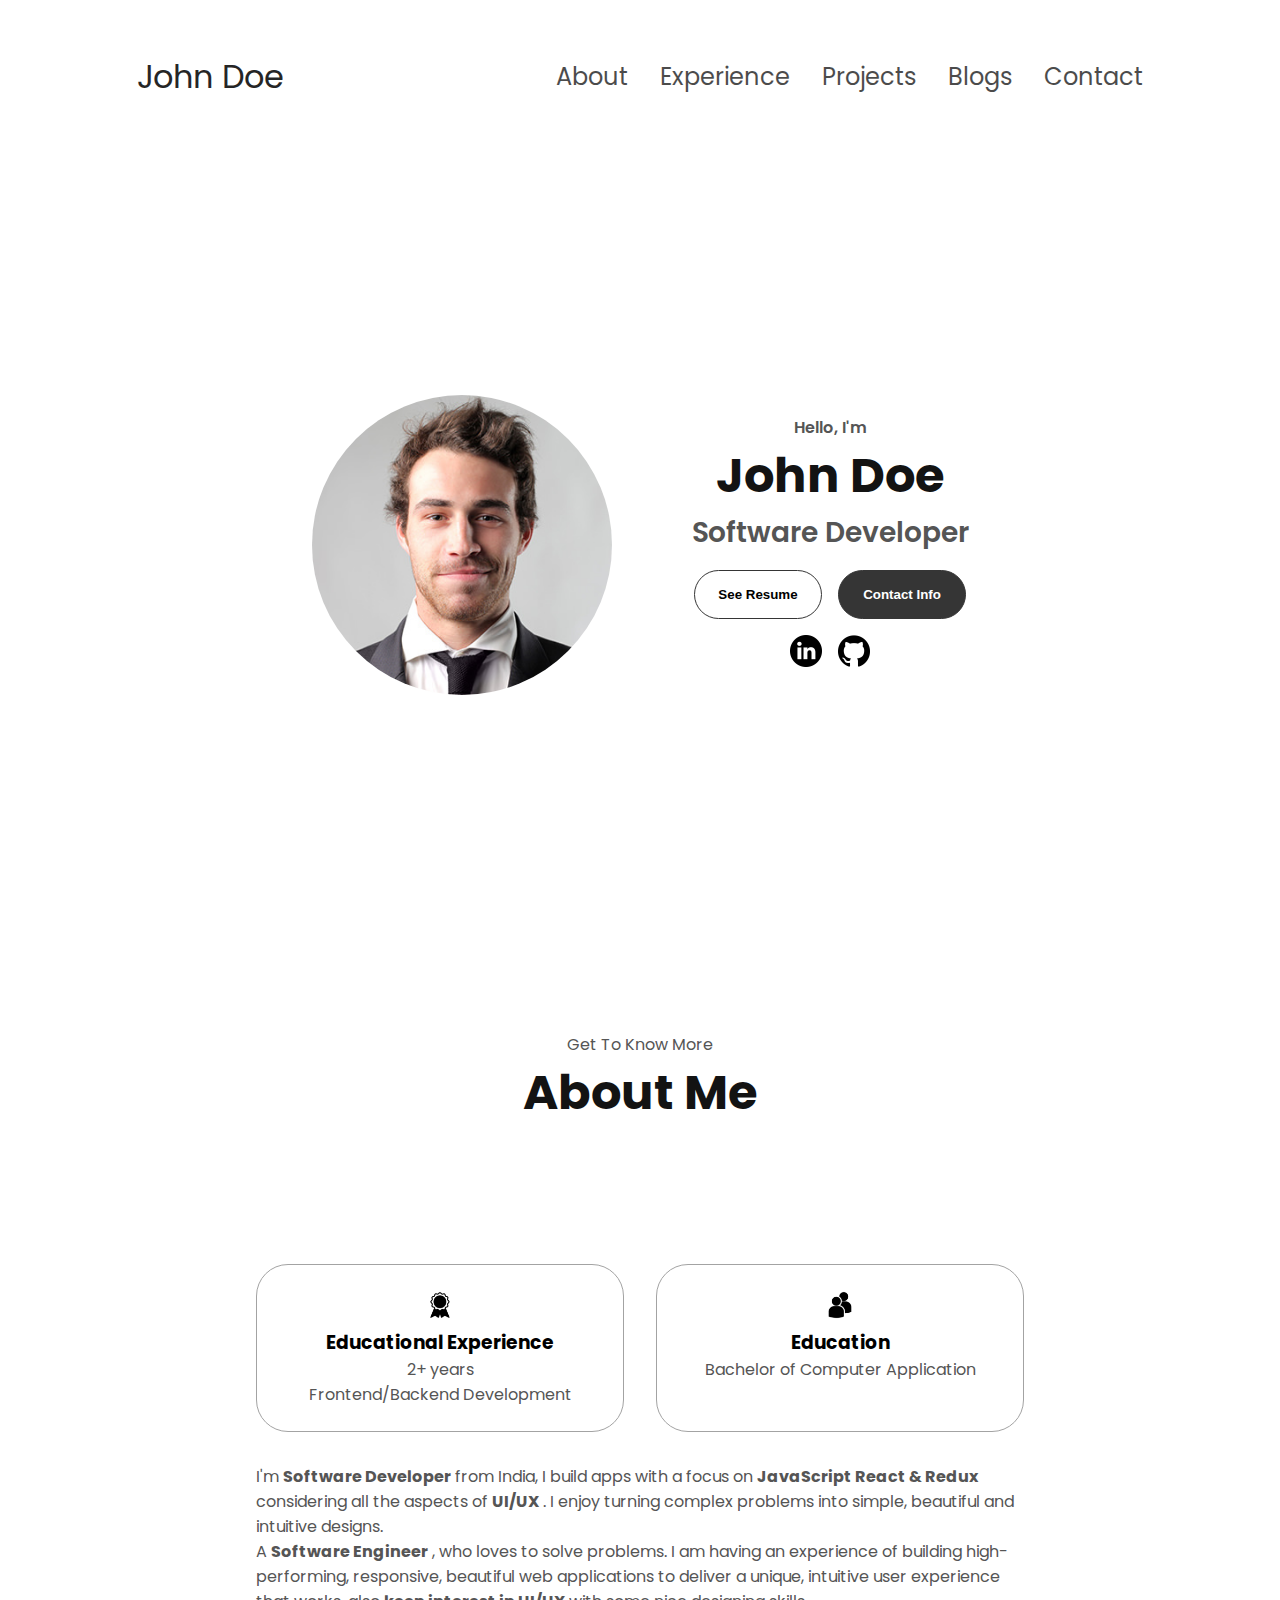
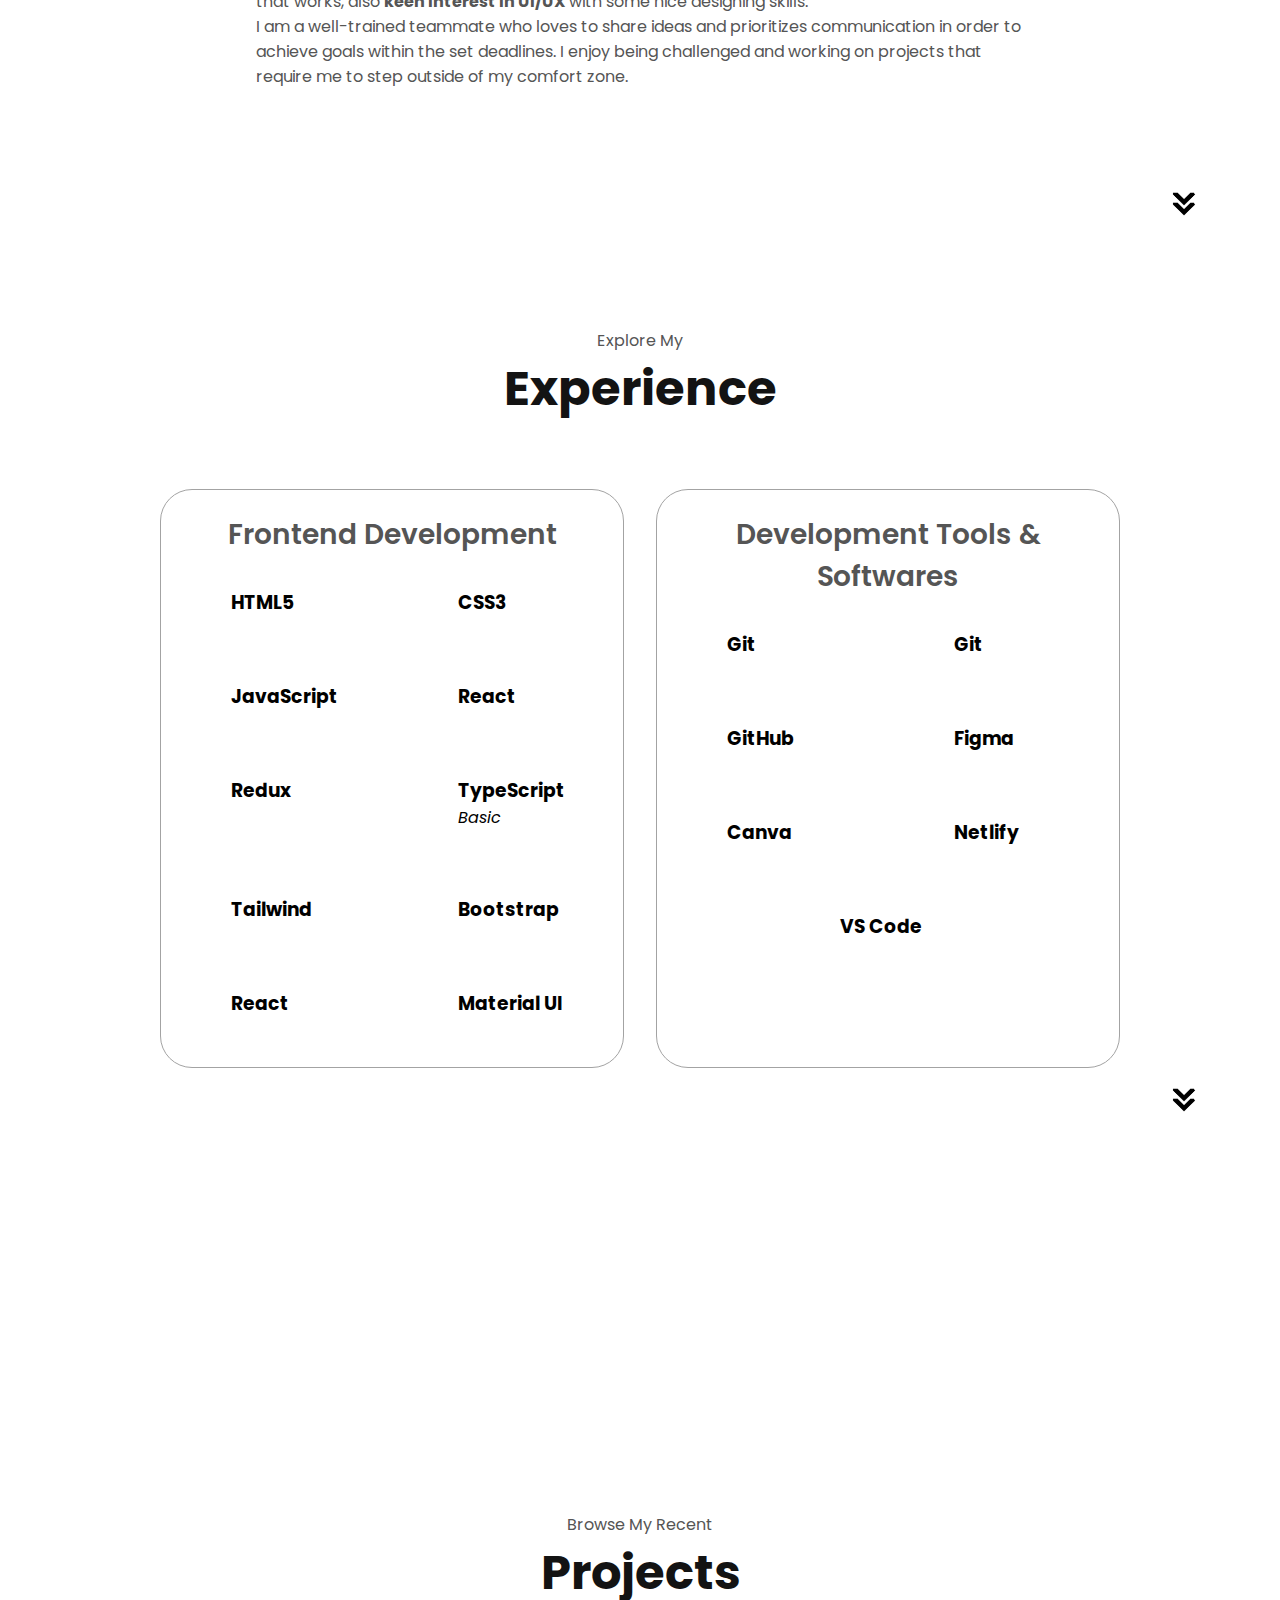
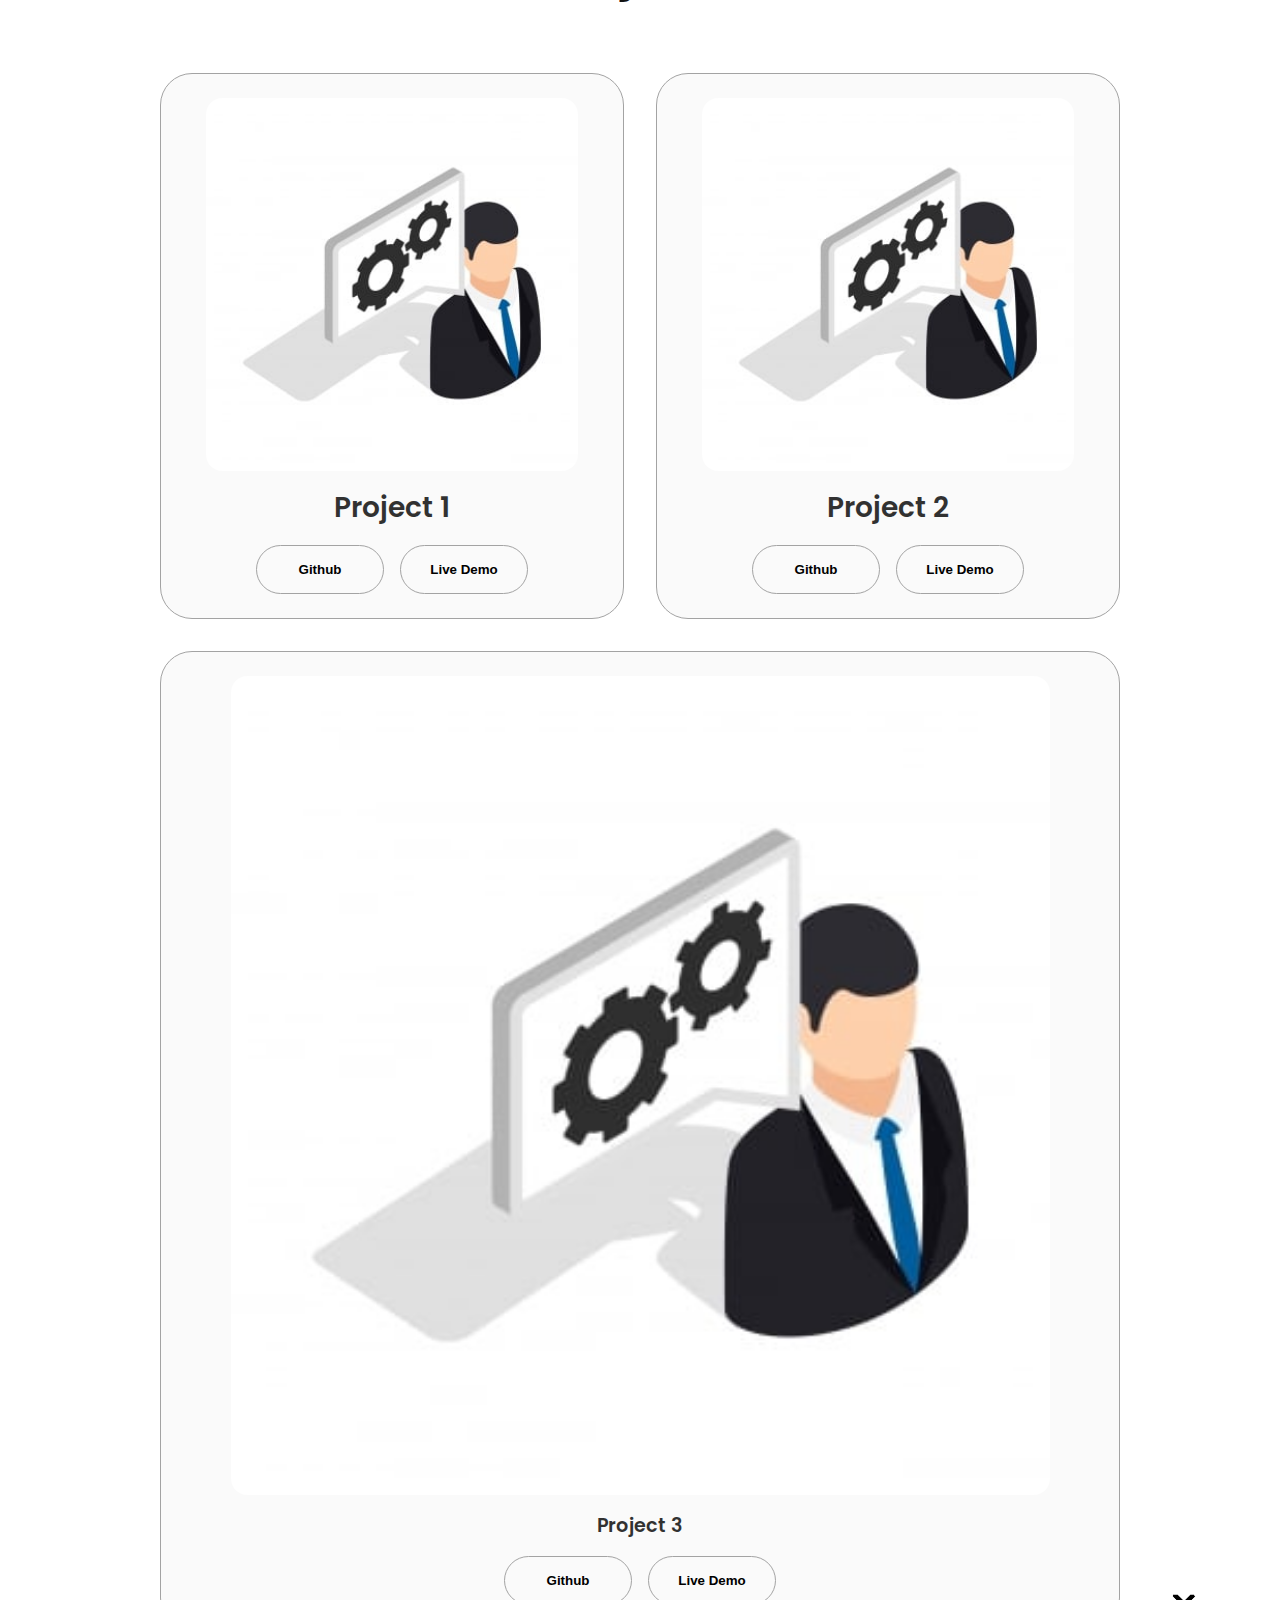
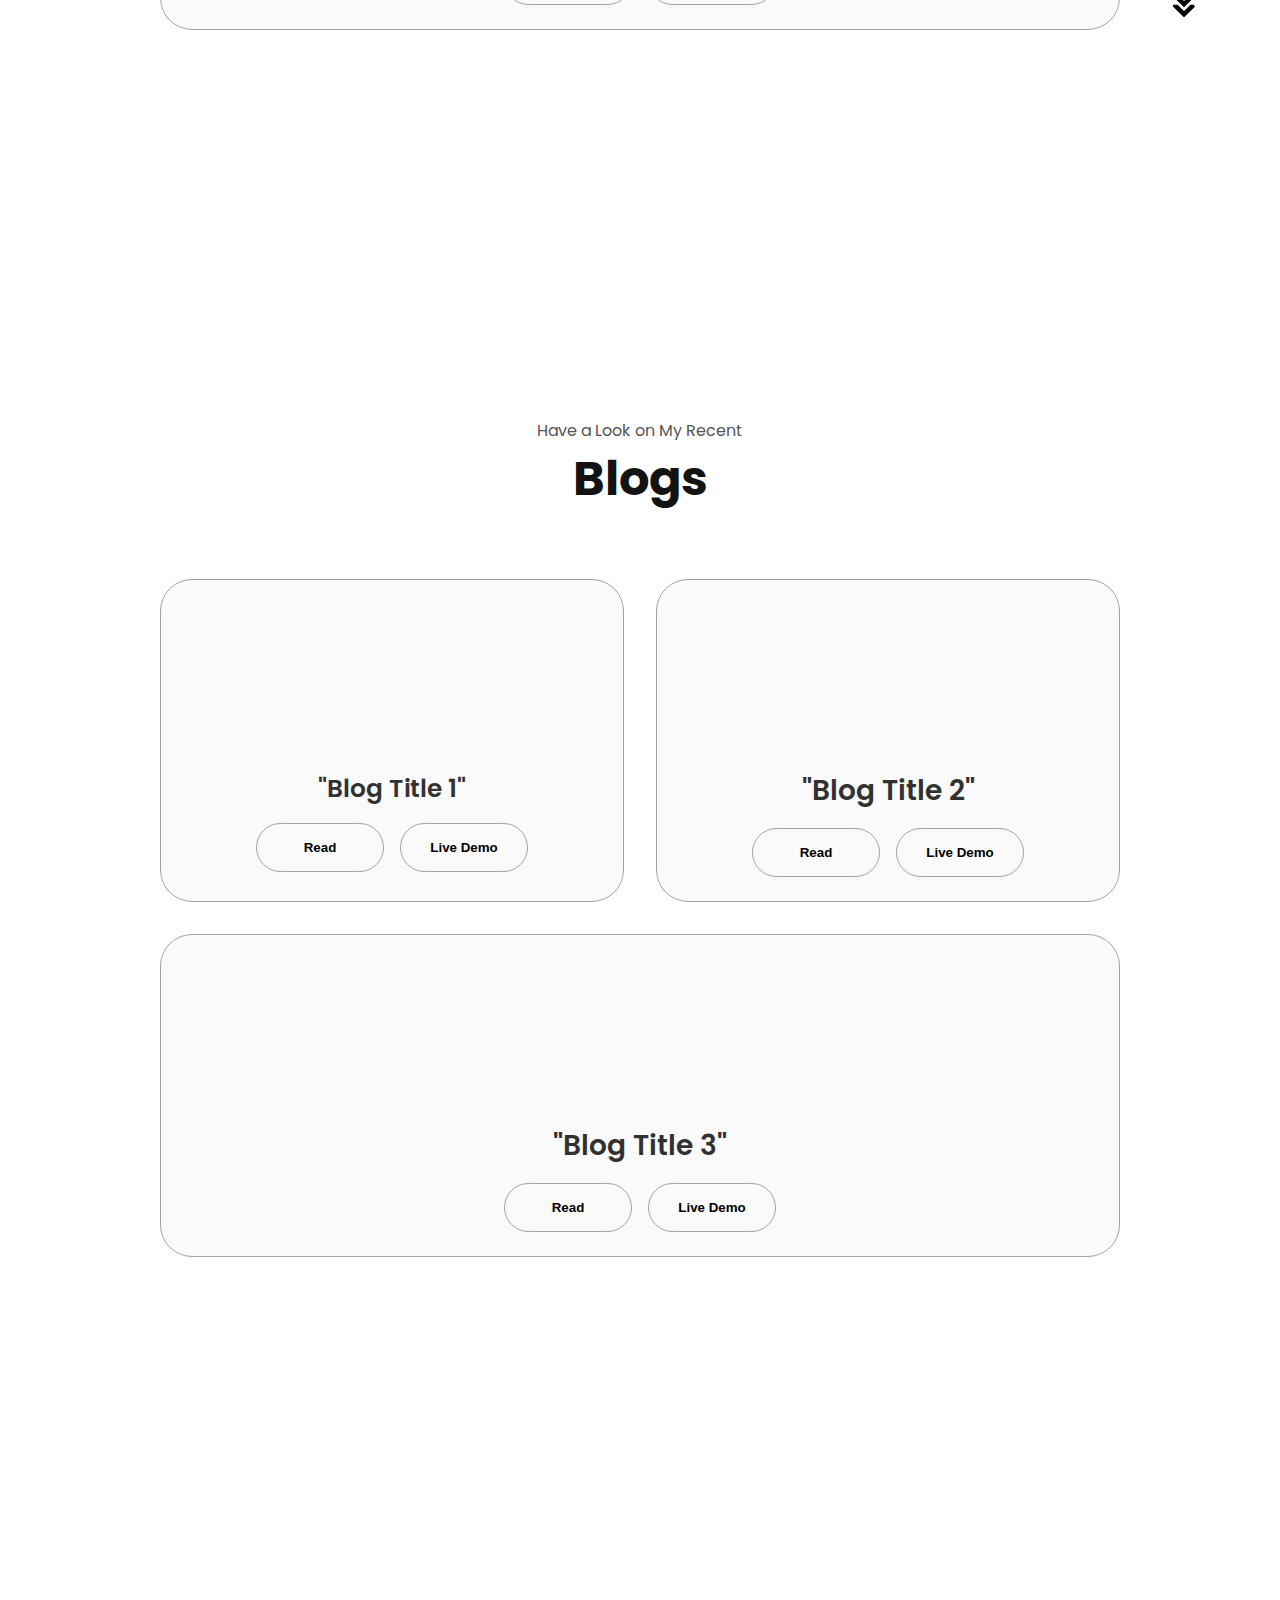
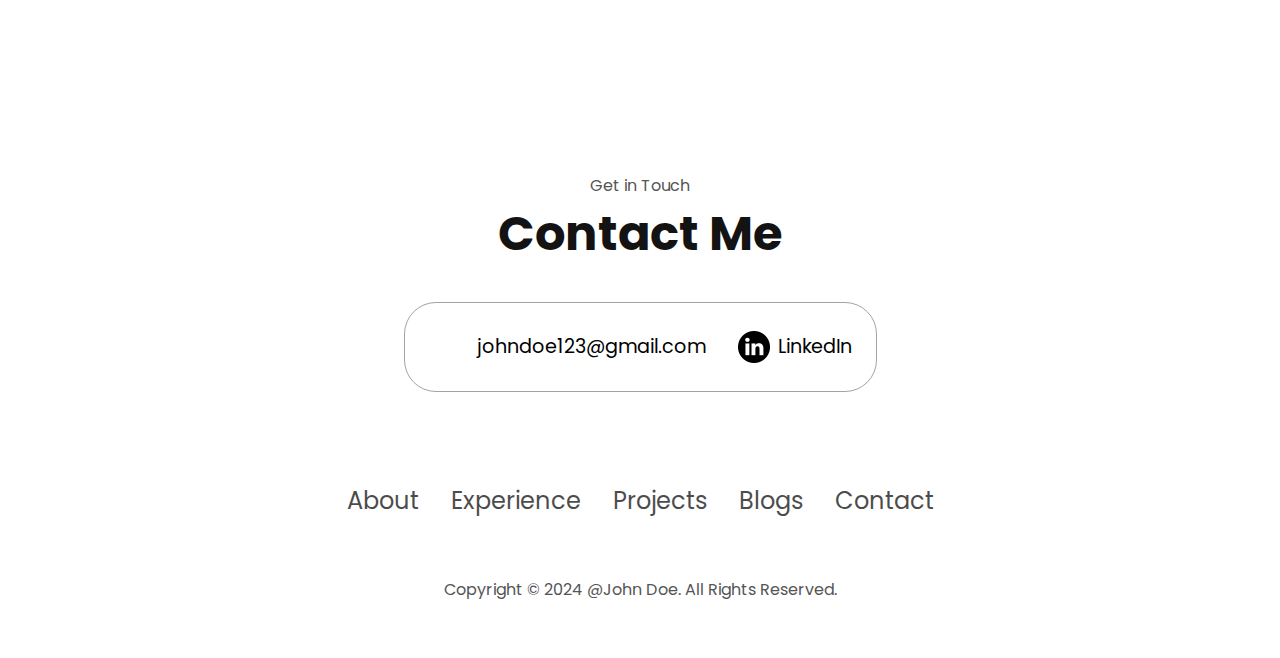
<file: index.html>
<!DOCTYPE html>
<html lang="en">
<head>
    <meta charset="UTF-8">
    <meta name="viewport" content="width=device-width, initial-scale=1.0">
    <title>My Portfolio</title>
    <link rel="stylesheet" href="./Assets/Css/style.css">
</head>
<body>
    <nav id="desktop-nav">
    <div class="logo">John Doe</div>
    <div>
        <ul class="nav-links">
            <li><a href="#about">About</a></li>
            <li><a href="#experience">Experience</a></li>
            <li><a href="#projects">Projects</a></li>
            <li><a href="#blogs">Blogs</a></li>
            <li><a href="#contact">Contact</a></li>
        </ul>
    </div>
</nav>
<nav id="hamburger-nav">
    <div class="logo">John Doe</div>
    <div class="hamburger-menu">
        <div class="hamburger-icon">
            <span></span>
            <span></span>
            <span></span>
        </div>
        <div class="menu-links">
            <li><a href="#about">About</a></li>
            <li><a href="#experience">Experience</a></li>
            <li><a href="#projects">Projects</a></li>
            <li><a href="#blogs">Blogs</a></li>
            <li><a href="#contact">Contact</a></li>
        </div>
    </div>
</nav>
<section id="profile">
    <div class="section__pic-container">
        <img decoding="async" id="profile1" src="Assets/images/profile-pic.jpg" alt="John Doe's profile picture" title="John Doe" />
    </div>
    <div class="section__text">
        <p class="section__text__p1">Hello, I'm</p>
        <h1 class="title">John Doe</h1>
        <p class="section__text__p2">Software Developer</p>
        <div class="btn-container">
            <a href="https://upload.wikimedia.org/wikipedia/commons/c/cc/Resume.pdf" target="_blank" rel="noopener">
                <button class="btn btn-color-2">
                    See Resume

                </button>
            </a>
            <button class="btn btn-color-1">
                Contact Info
            </button>
        </div>
        <div id="socials-container">
            <a target="_blank" href="https://www.linkedin.com/" rel="noopener">
                <img decoding="async" src="./Assets/images/linkedin.png" alt="My LinkedIn profile" class="icon" />
            </a>

            <a target="_blank" href="https://github.com/" rel="noopener">
                <img decoding="async" src="./Assets/images/github.png" alt="My Github profile" class="icon" />
            </a>
        </div>
    </div>
</section>
<section id="about">
    <p class="section__text__p1">Get To Know More</p>
    <h1 class="title" id="aboutTitle">About Me</h1>
    <div class="section-container">

        <div class="about-details-container">
            <div class="about-containers">
                <div class="details-container">
                    <img decoding="async" src="./Assets/images/experience.png" alt="Experience icon" class="icon" />
                    <h3>Educational Experience</h3>
                    <p>2+ years <br />Frontend/Backend Development</p>
                </div>
                <div class="details-container">
                    <img decoding="async" src="./Assets/images/education.png" alt="Education icon" class="icon" />
                    <h3>Education</h3>
                    <p>Bachelor of Computer Application<br /></p>
                </div>
            </div>
            <div class="text-container">
                <p><span class="highlight"></span>
                    I'm <span class="highlight">Software Developer</span> from India, I build apps with
                    a focus on
                    <span class="highlight">JavaScript React &amp; Redux</span> considering
                    all the aspects of <span class="highlight">UI/UX</span> . I enjoy turning complex problems into
                    simple,
                    beautiful and intuitive designs. <br> A
                    <span class="highlight">Software Engineer</span> , who loves to solve problems.

                    I am having an experience of building high-performing, responsive, beautiful web applications to
                    deliver a
                    unique, intuitive user experience that works, also <span class="highlight"> keen interest in
                        UI/UX</span>
                    with some nice designing skills. <br> I
                    am a well-trained teammate who loves to share ideas and prioritizes communication in order to
                    achieve goals
                    within the set deadlines. I enjoy being challenged and working on projects that require me to
                    step outside
                    of my comfort zone.
                </p>
            </div>
        </div>
    </div>
    <img decoding="async" src="./Assets/images/arrow.png" alt="Arrow icon" class="icon arrow" />
</section>
<section id="experience">
    <p class="section__text__p1">Explore My</p>
    <h1 class="title">Experience</h1>
    <div class="experience-details-container">
        <div class="about-containers">
            <div class="details-container">
                <h2 class="experience-sub-title">Frontend Development</h2>
                <div class="article-container">
                    <article>
                        <img decoding="async" src="./Assets/images/checkmark.png" alt="Experience icon" class="icon" />
                        <div>
                            <h3>HTML5</h3>
                            <p>Experienced</p>
                        </div>
                    </article>
                    <article>
                        <img decoding="async" src="./Assets/images/checkmark.png" alt="Experience icon" class="icon" />
                        <div>
                            <h3>CSS3</h3>
                            <p>Experienced</p>
                        </div>
                    </article>
                    <article>
                        <img decoding="async" src="./Assets/images/checkmark.png" alt="Experience icon" class="icon" />
                        <div>
                            <h3>JavaScript</h3>
                            <p>Experienced</p>
                        </div>
                    </article>
                    <article>
                        <img decoding="async" src="./Assets/images/checkmark.png" alt="Experience icon" class="icon" />
                        <div>
                            <h3>React</h3>
                            <p>Intermediate</p>
                        </div>
                    </article>
                    <article>
                        <img decoding="async" src="./Assets/images/checkmark.png" alt="Experience icon" class="icon" />
                        <div>
                            <h3>Redux</h3>
                            <p>Intermediate</p>
                        </div>
                    </article>
                    <article>
          <img decoding="async" src="./Assets/images/checkmark.png" alt="Experience icon" class="icon" />
          <div>
            <h3>TypeScript</h3>
            <i>Basic</i>
            <p>Intermediate</p>
          </div>
        </article>
                    <article>
                        <img decoding="async" src="./Assets/images/checkmark.png" alt="Experience icon" class="icon" />
                        <div>
                            <h3>Tailwind </h3>
                            <p>Intermediate</p>
                        </div>
                    </article>
                    <article>
                        <img decoding="async" src="./Assets/images/checkmark.png" alt="Experience icon" class="icon" />
                        <div>
                            <h3>Bootstrap </h3>
                            <p>Intermediate</p>
                        </div>
                    </article>

                    <article>
          <img decoding="async" src="./Assets/images/checkmark.png" alt="Experience icon" class="icon" />
          <div>
            <h3>React</h3>
            <p>Basic</p>
          </div>
        </article> 

                    <article>
                        <img decoding="async" src="./Assets/images/checkmark.png" alt="Experience icon" class="icon" />
                        <div>
                            <h3>Material UI</h3>
                            <p>Intermediate</p>
                        </div>
                    </article>
                </div>
            </div>
            <div class="details-container">
                <h2 class="experience-sub-title">Development Tools &amp; Softwares</h2>
                <div class="article-container">
                    <article>
          <img decoding="async" src="./Assets/images/checkmark.png" alt="Experience icon" class="icon" />
          <div>
            <h3>Git</h3>
            <p>Basic</p>
          </div>
        </article>  
                    <article>
                        <img decoding="async" src="./Assets/images/checkmark.png" alt="Experience icon" class="icon" />
                        <div>
                            <h3>Git</h3>
                            <p>Intermediate</p>
                        </div>
                    </article>
                    <article>
                        <img decoding="async" src="./Assets/images/checkmark.png" alt="Experience icon" class="icon" />
                        <div>
                            <h3>GitHub</h3>
                            <p>Intermediate</p>
                        </div>
                    </article>
                    <article>
                        <img decoding="async" src="./Assets/images/checkmark.png" alt="Experience icon" class="icon" />
                        <div>
                            <h3>Figma</h3>
                            <p>Intermediate</p>
                        </div>
                    </article>
                    <article>
                        <img decoding="async" src="./Assets/images/checkmark.png" alt="Experience icon" class="icon" />
                        <div>
                            <h3>Canva</h3>
                            <p>Intermediate</p>
                        </div>
                    </article>
                    <article>
                        <img decoding="async" src="./Assets/images/checkmark.png" alt="Experience icon" class="icon" />
                        <div>
                            <h3>Netlify</h3>
                            <p>Intermediate</p>
                        </div>
                    </article>
                    <article id="lastSkill">
                        <img decoding="async" src="./Assets/images/checkmark.png" alt="Experience icon" class="icon" />
                        <div>
                            <h3>VS Code</h3>
                            <p>Intermediate</p>
                        </div>
                    </article>


                </div>
            </div>
        </div>
    </div>
    <img decoding="async" src="./Assets/images/arrow.png" alt="Arrow icon" class="icon arrow" />
</section>

<!-- project section  -->

<section id="projects">
    <p class="section__text__p1">Browse My Recent</p>
    <h1 class="title">Projects</h1>
    <div class="experience-details-container">
        <div class="about-containers">
            <div class="details-container color-container">
                <div class="article-container">
                    <img decoding="async" src="./Assets/images/projects/proj1.jpg" alt="Project 3" class="project-img" />
                </div>
                <h2 class="experience-sub-title project-title">Project 1</h2>
                <div class="btn-container">
                    <a target="_blank" href="https://github.com/" rel="noopener">
                        <button class="btn btn-color-2 project-btn">
                            Github
                        </button>
                    </a>

                    <a target="_blank" href="https://github.com" rel="noopener">
                        <button class="btn btn-color-2 project-btn">
                            Live Demo
                        </button>
                    </a>
                </div>
            </div>
            <div class="details-container color-container">
                <div class="article-container">
                    <img decoding="async" src="./Assets/images/projects/proj1.jpg" alt="Project 1" class="project-img" />
                </div>
                <h2 class="experience-sub-title project-title">Project 2</h2>
                <div class="btn-container">
                    <a href="https://github.com/nikhilkamble02/" target="_blank" rel="noopener">
                        <button class="btn btn-color-2 project-btn">
                            Github
                        </button>
                    </a>
                    <a target="_blank" href="https://github.com" rel="noopener">
                        <button class="btn btn-color-2 project-btn">
                            Live Demo
                        </button>
                    </a>
                </div>
            </div>
            <div class="details-container color-container">
                <div class="article-container">
                    <img decoding="async" src="./Assets/images/projects/proj1.jpg" alt="Project 2" class="project-img" />
                </div>
                <h2 class="experience-sub-title project-title" style="font-size: 1.2rem">Project 3</h2>
                <div class="btn-container">
                    <a href="https://github.com/" target="_blank" rel="noopener">
                        <button class="btn btn-color-2 project-btn">
                            Github
                        </button>
                    </a>
                    <a target="_blank" href="https://github.com/" rel="noopener">

                        <button class="btn btn-color-2 project-btn">
                            Live Demo
                        </button>
                    </a>
                </div>
            </div>

        </div>
    </div>
    <img decoding="async" src="./Assets/images/arrow.png" alt="Arrow icon" class="icon arrow" />
</section>

<!-- blog section  -->
<section id="blogs">
    <p class="section__text__p1">Have a Look on My Recent</p>
    <h1 class="title">Blogs</h1>
    <div class="experience-details-container">
        <div class="about-containers">
            <div class="details-container color-container">
                <div class="article-container">
                    <img decoding="async" src="./Assets/images/blogs/blog demo.png" alt="Project 1" class="blog-img" />
                </div>
                <h2 class="experience-sub-title project-title" style="font-size:1.55rem">"Blog Title 1"</h2>
                <div class="btn-container">
                    <a target="_blank" href="https://medium.com/" rel="noopener">
                        <button class="btn btn-color-2 project-btn">
                            Read
                        </button>
                    </a>
                    <button class="btn btn-color-2 project-btn">
          Live Demo
        </button> 
                </div>
            </div>
            <div class="details-container color-container">
                <div class="article-container">
                    <img decoding="async" src="./Assets/images/blogs/blog demo.png" alt="Project 2" class="blog-img" />
                </div>
                <h2 class="experience-sub-title project-title">"Blog Title 2"</h2>
                <div class="btn-container">
                    <a target="_blank" href="https://medium.com/" rel="noopener">
                        <button class="btn btn-color-2 project-btn">
                            Read
                        </button>
                    </a>
                     <button class="btn btn-color-2 project-btn">
          Live Demo
        </button> 
                </div>
            </div>
            <div class="details-container color-container">
                <div class="article-container">
                    <img decoding="async" src="./Assets/images/blogs/blog demo.png" alt="Project 3" class="blog-img" />
                </div>

                <h2 class="experience-sub-title project-title">"Blog Title 3"</h2>
                <div class="btn-container">
                    <a target="_blank" href="https://medium.com/" rel="noopener">
                        <button class="btn btn-color-2 project-btn">
                            Read
                        </button>
                    </a>
                     <button class="btn btn-color-2 project-btn">
          Live Demo
        </button> 
                </div>
            </div>
        </div>
    </div>
    <img decoding="async" src="./Assets/images/arrow.png" alt="Arrow icon" class="icon arrow" />
</section>


<!-- contact section  -->

<section id="contact">
    <p class="section__text__p1">Get in Touch</p>
    <h1 class="title">Contact Me</h1>
    <div class="contact-info-upper-container">
        <div class="contact-info-container">
            <img decoding="async" src="./Assets/images/email.png" alt="Email icon" class="icon contact-icon email-icon" />
            <p><a href="mailto:johndoe123@gmail.com">johndoe123@gmail.com</a></p>
        </div>
        <div class="contact-info-container">
            <img decoding="async" src="./Assets/images/linkedin.png" alt="LinkedIn icon" class="icon contact-icon" />
            <p><a target="_blank" href="https://www.linkedin.com/" rel="noopener">LinkedIn</a></p>
        </div>
    </div>
</section>

<!-- footer section  -->

<footer>
    <nav>
        <div class="nav-links-container">
            <ul class="nav-links">
                <li><a href="#about">About</a></li>
                <li><a href="#experience">Experience</a></li>
                <li><a href="#projects">Projects</a></li>
                <li><a href="#blogs">Blogs</a></li>
                <li><a href="#contact">Contact</a></li>
            </ul>
        </div>
    </nav>
    <p>Copyright &#169; 2024 @John Doe. All Rights Reserved.</p>
</footer>
<script src="./Assets/js/script.js"></script>
</body>
</html>
</file>
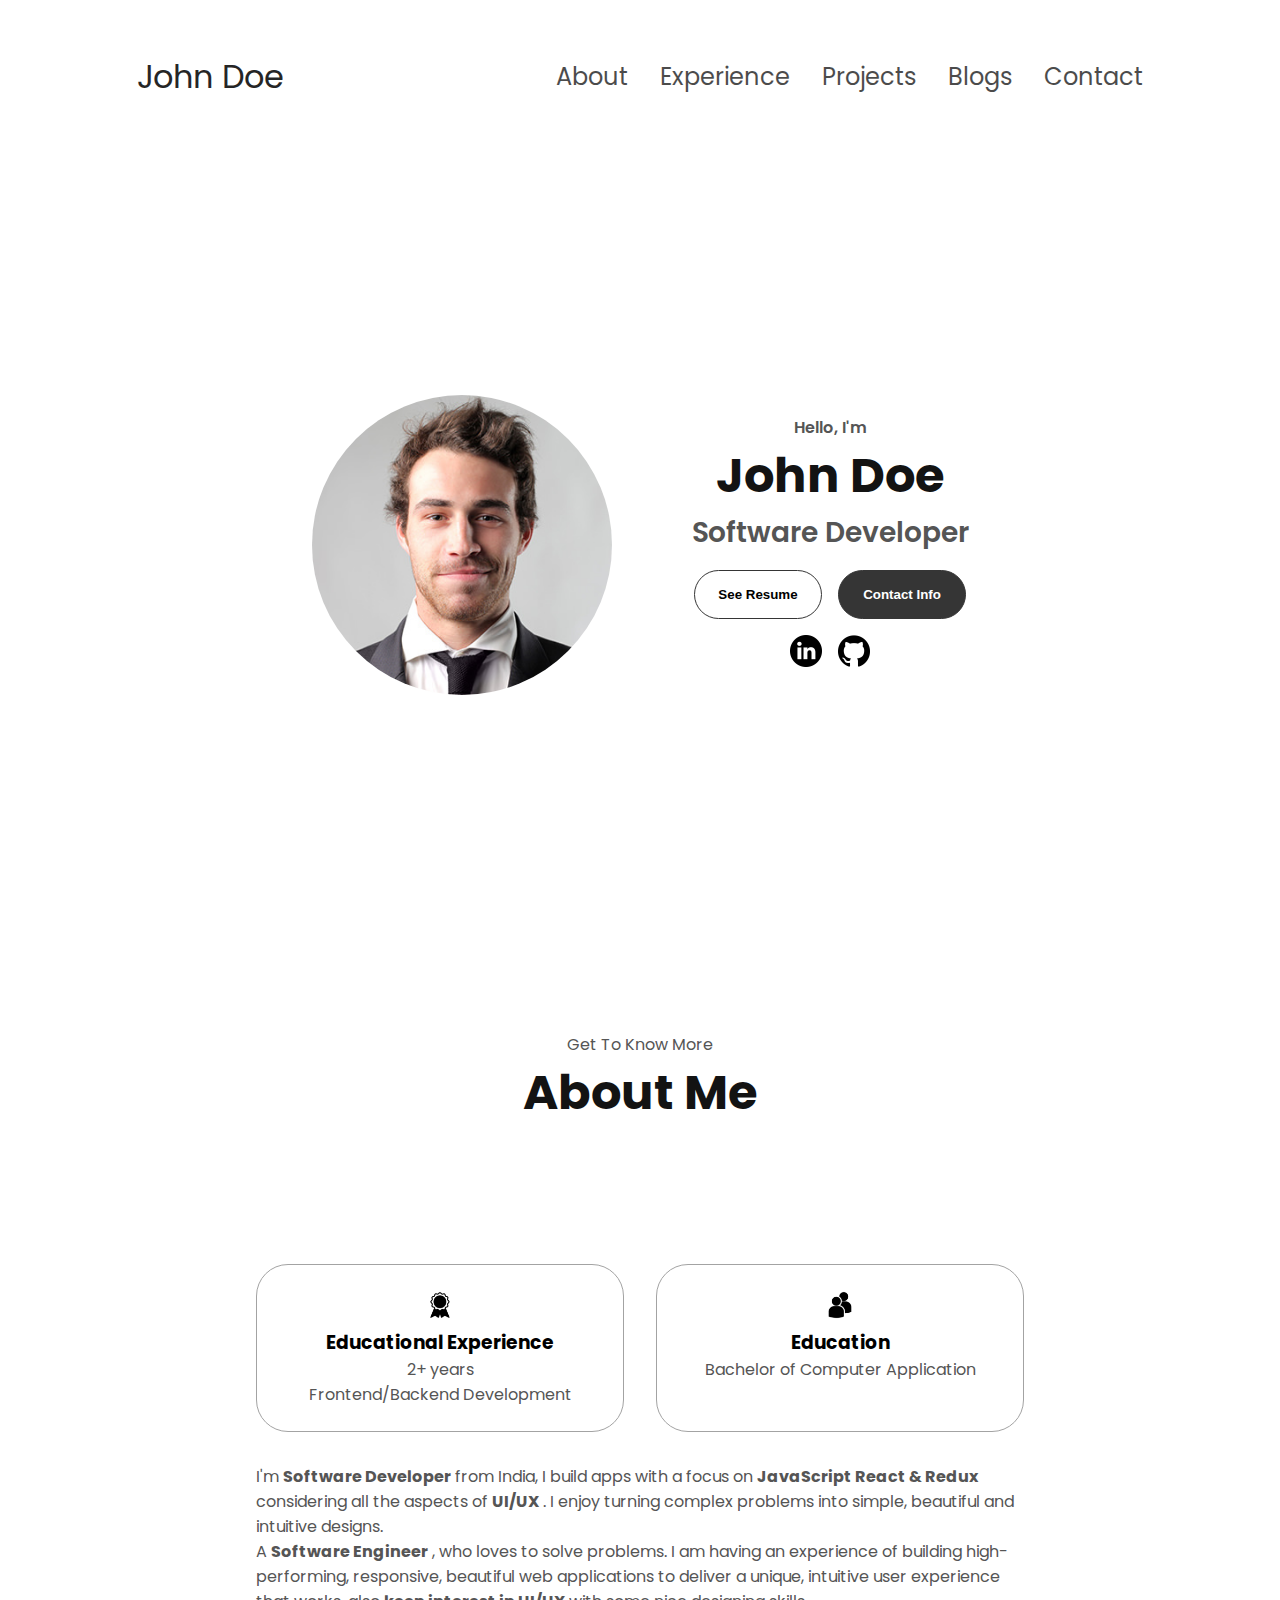
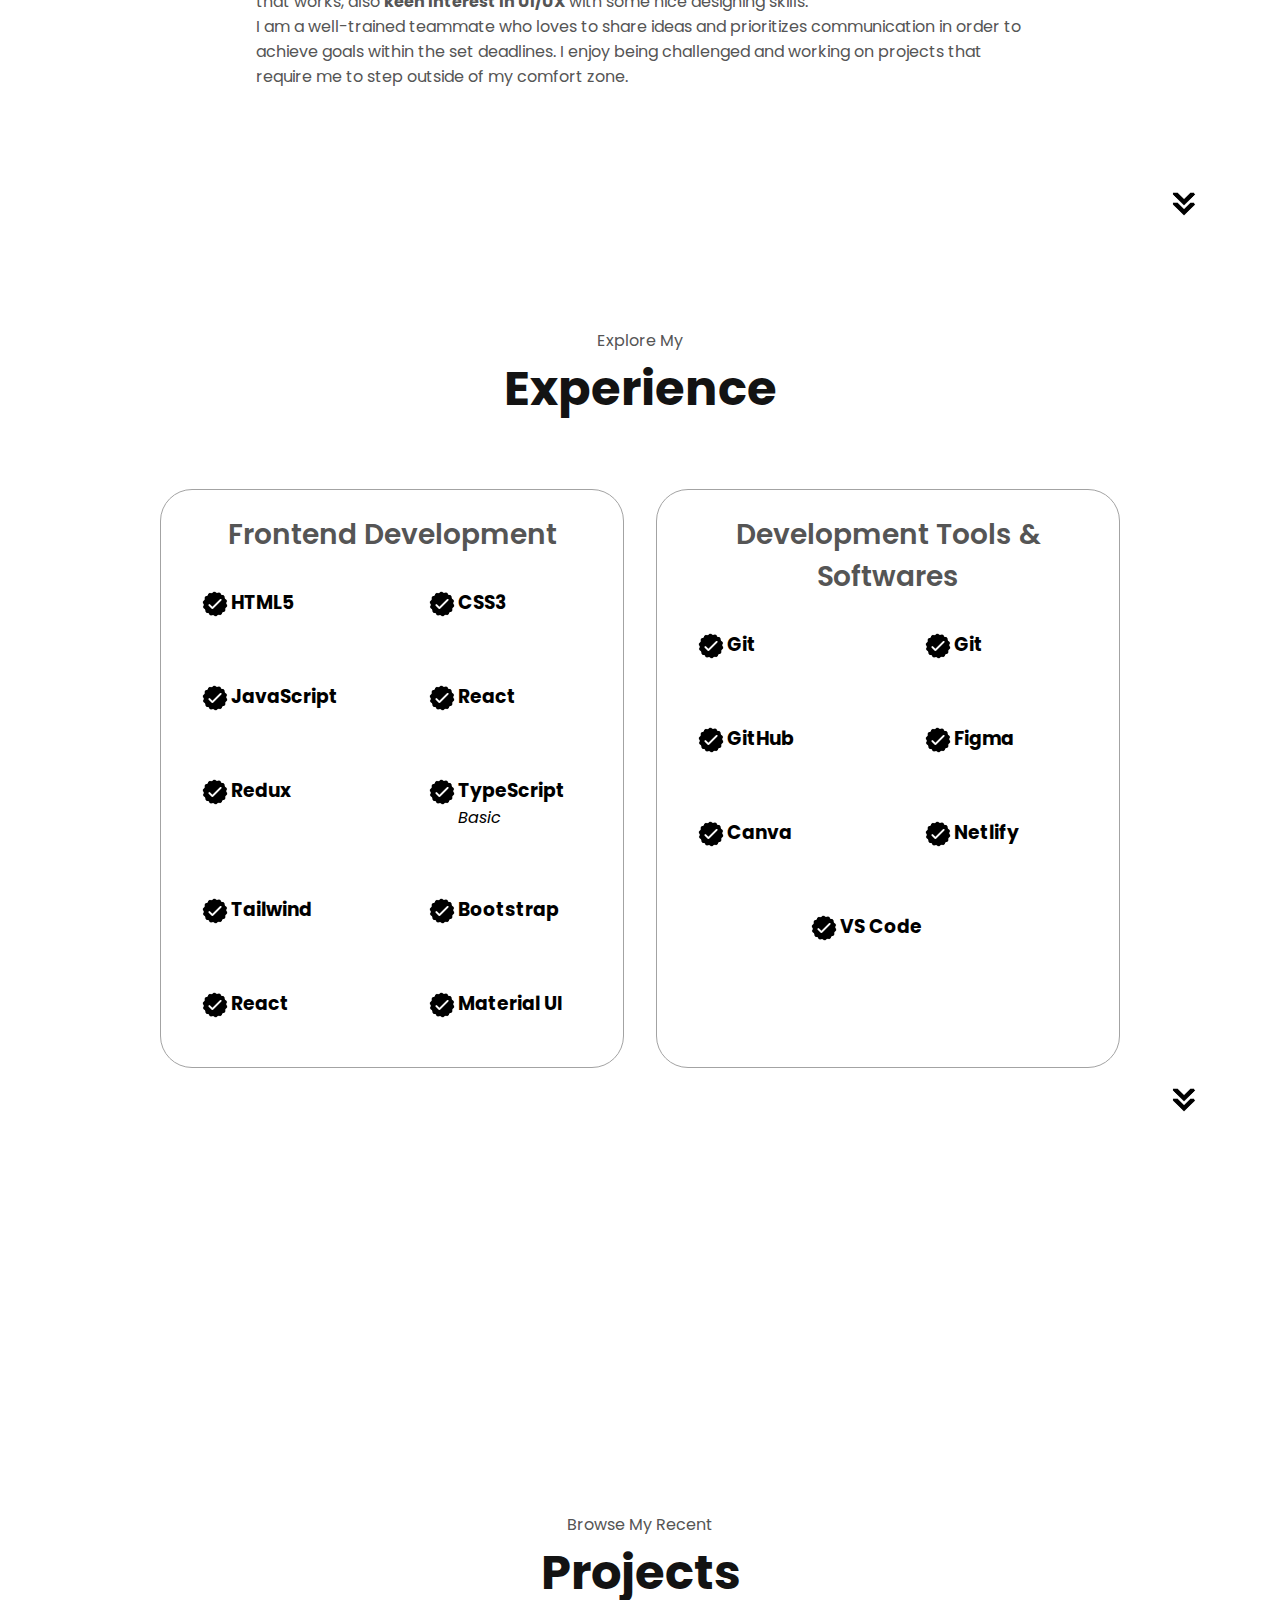
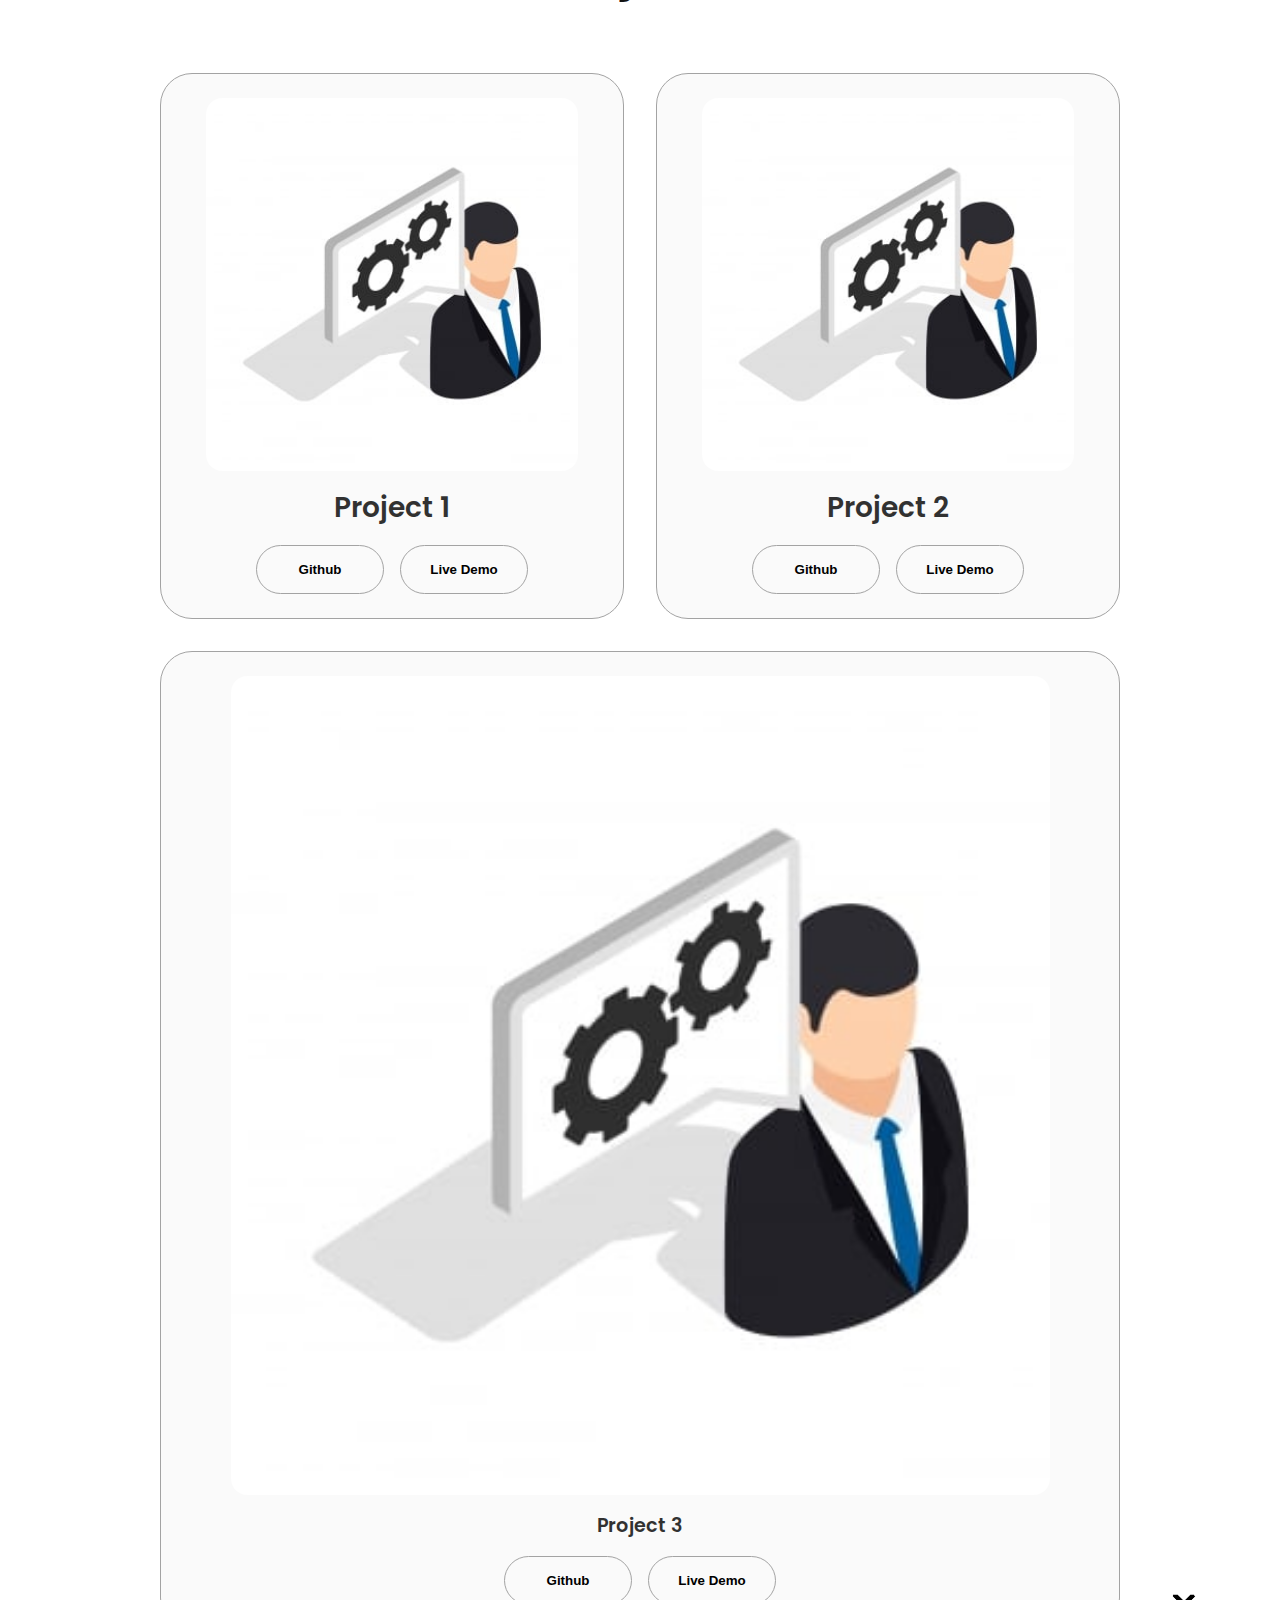
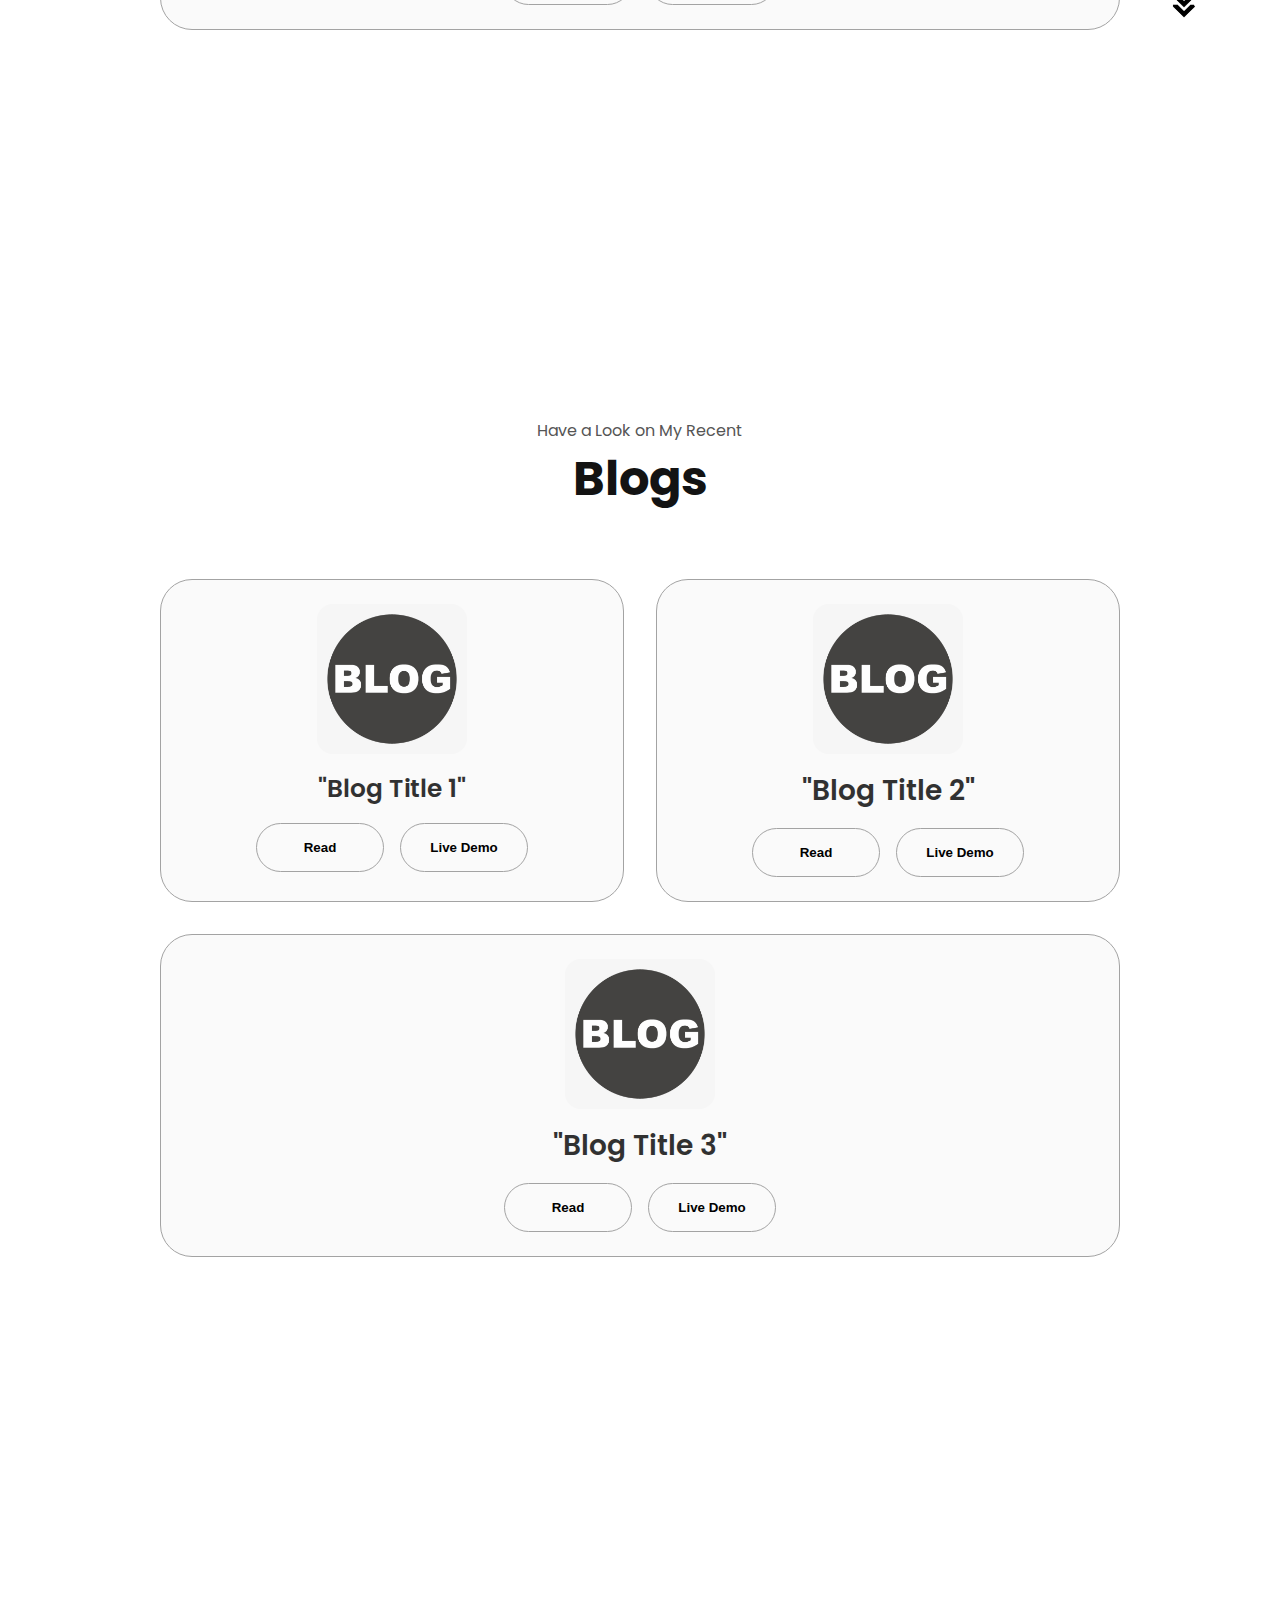
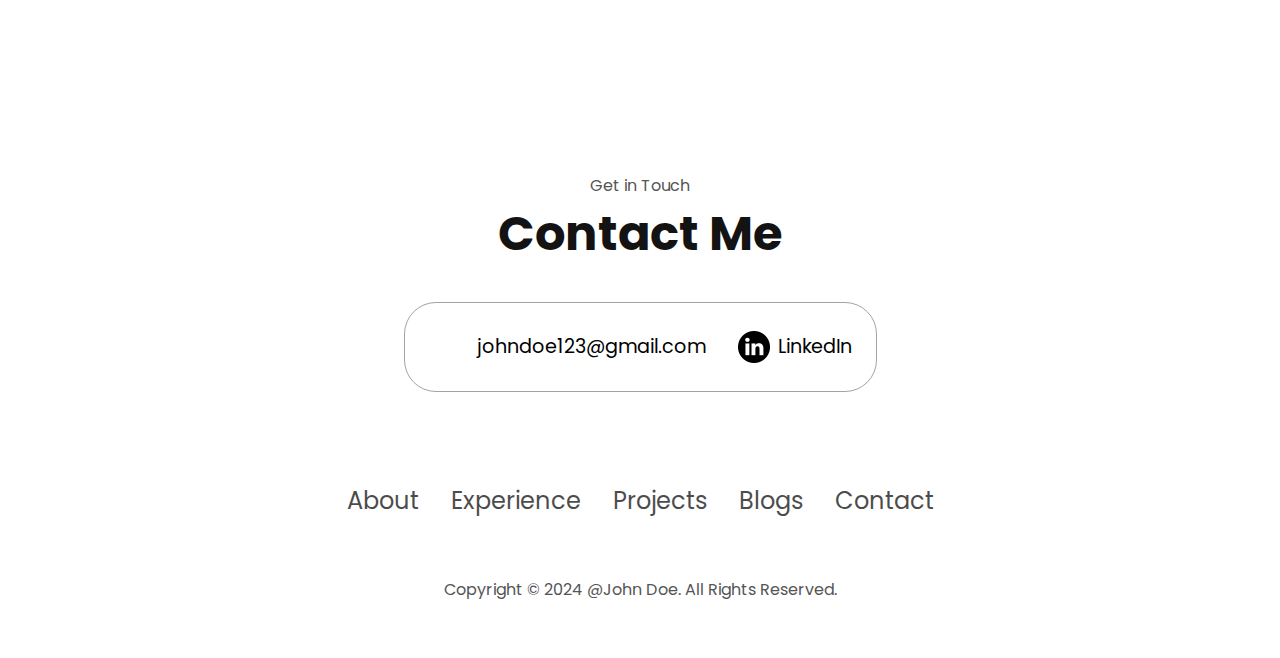
<file: PF.html>
<!DOCTYPE html>
<html lang="en">
<head>
    <meta charset="UTF-8">
    <meta name="viewport" content="width=device-width, initial-scale=1.0">
    <title>My Portfolio</title>
    <link rel="stylesheet" href="./Assets/Css/PF.css">
</head>
<body>
    <nav id="desktop-nav">
    <div class="logo">John Doe</div>
    <div>
        <ul class="nav-links">
            <li><a href="#about">About</a></li>
            <li><a href="#experience">Experience</a></li>
            <li><a href="#projects">Projects</a></li>
            <li><a href="#blogs">Blogs</a></li>
            <li><a href="#contact">Contact</a></li>
        </ul>
    </div>
</nav>
<nav id="hamburger-nav">
    <div class="logo">John Doe</div>
    <div class="hamburger-menu">
        <div class="hamburger-icon">
            <span></span>
            <span></span>
            <span></span>
        </div>
        <div class="menu-links">
            <li><a href="#about">About</a></li>
            <li><a href="#experience">Experience</a></li>
            <li><a href="#projects">Projects</a></li>
            <li><a href="#blogs">Blogs</a></li>
            <li><a href="#contact">Contact</a></li>
        </div>
    </div>
</nav>
<section id="profile">
    <div class="section__pic-container">
        <img decoding="async" id="profile1" src="Assets/images/profile-pic.jpg" alt="John Doe's profile picture" title="John Doe" />
    </div>
    <div class="section__text">
        <p class="section__text__p1">Hello, I'm</p>
        <h1 class="title">John Doe</h1>
        <p class="section__text__p2">Software Developer</p>
        <div class="btn-container">
            <a href="https://upload.wikimedia.org/wikipedia/commons/c/cc/Resume.pdf" target="_blank" rel="noopener">
                <button class="btn btn-color-2">
                    See Resume

                </button>
            </a>
            <button class="btn btn-color-1">
                Contact Info
            </button>
        </div>
        <div id="socials-container">
            <a target="_blank" href="https://www.linkedin.com/" rel="noopener">
                <img decoding="async" src="./Assets/images/linkedin.png" alt="My LinkedIn profile" class="icon" />
            </a>

            <a target="_blank" href="https://github.com/" rel="noopener">
                <img decoding="async" src="./Assets/images/github.png" alt="My Github profile" class="icon" />
            </a>
        </div>
    </div>
</section>
<section id="about">
    <p class="section__text__p1">Get To Know More</p>
    <h1 class="title" id="aboutTitle">About Me</h1>
    <div class="section-container">

        <div class="about-details-container">
            <div class="about-containers">
                <div class="details-container">
                    <img decoding="async" src="./Assets/images/experience.png" alt="Experience icon" class="icon" />
                    <h3>Educational Experience</h3>
                    <p>2+ years <br />Frontend/Backend Development</p>
                </div>
                <div class="details-container">
                    <img decoding="async" src="./Assets/images/education.png" alt="Education icon" class="icon" />
                    <h3>Education</h3>
                    <p>Bachelor of Computer Application<br /></p>
                </div>
            </div>
            <div class="text-container">
                <p><span class="highlight"></span>
                    I'm <span class="highlight">Software Developer</span> from India, I build apps with
                    a focus on
                    <span class="highlight">JavaScript React &amp; Redux</span> considering
                    all the aspects of <span class="highlight">UI/UX</span> . I enjoy turning complex problems into
                    simple,
                    beautiful and intuitive designs. <br> A
                    <span class="highlight">Software Engineer</span> , who loves to solve problems.

                    I am having an experience of building high-performing, responsive, beautiful web applications to
                    deliver a
                    unique, intuitive user experience that works, also <span class="highlight"> keen interest in
                        UI/UX</span>
                    with some nice designing skills. <br> I
                    am a well-trained teammate who loves to share ideas and prioritizes communication in order to
                    achieve goals
                    within the set deadlines. I enjoy being challenged and working on projects that require me to
                    step outside
                    of my comfort zone.
                </p>
            </div>
        </div>
    </div>
    <img decoding="async" src="./Assets/images/arrow.png" alt="Arrow icon" class="icon arrow" />
</section>
<section id="experience">
    <p class="section__text__p1">Explore My</p>
    <h1 class="title">Experience</h1>
    <div class="experience-details-container">
        <div class="about-containers">
            <div class="details-container">
                <h2 class="experience-sub-title">Frontend Development</h2>
                <div class="article-container">
                    <article>
                        <img decoding="async" src="./Assets/images/checkmark.png" alt="Experience icon" class="icon" />
                        <div>
                            <h3>HTML5</h3>
                            <p>Experienced</p>
                        </div>
                    </article>
                    <article>
                        <img decoding="async" src="./Assets/images/checkmark.png" alt="Experience icon" class="icon" />
                        <div>
                            <h3>CSS3</h3>
                            <p>Experienced</p>
                        </div>
                    </article>
                    <article>
                        <img decoding="async" src="./Assets/images/checkmark.png" alt="Experience icon" class="icon" />
                        <div>
                            <h3>JavaScript</h3>
                            <p>Experienced</p>
                        </div>
                    </article>
                    <article>
                        <img decoding="async" src="./Assets/images/checkmark.png" alt="Experience icon" class="icon" />
                        <div>
                            <h3>React</h3>
                            <p>Intermediate</p>
                        </div>
                    </article>
                    <article>
                        <img decoding="async" src="./Assets/images/checkmark.png" alt="Experience icon" class="icon" />
                        <div>
                            <h3>Redux</h3>
                            <p>Intermediate</p>
                        </div>
                    </article>
                    <article>
          <img decoding="async" src="./Assets/images/checkmark.png" alt="Experience icon" class="icon" />
          <div>
            <h3>TypeScript</h3>
            <i>Basic</i>
            <p>Intermediate</p>
          </div>
        </article>
                    <article>
                        <img decoding="async" src="./Assets/images/checkmark.png" alt="Experience icon" class="icon" />
                        <div>
                            <h3>Tailwind </h3>
                            <p>Intermediate</p>
                        </div>
                    </article>
                    <article>
                        <img decoding="async" src="./Assets/images/checkmark.png" alt="Experience icon" class="icon" />
                        <div>
                            <h3>Bootstrap </h3>
                            <p>Intermediate</p>
                        </div>
                    </article>

                    <article>
          <img decoding="async" src="./Assets/images/checkmark.png" alt="Experience icon" class="icon" />
          <div>
            <h3>React</h3>
            <p>Basic</p>
          </div>
        </article> 

                    <article>
                        <img decoding="async" src="./Assets/images/checkmark.png" alt="Experience icon" class="icon" />
                        <div>
                            <h3>Material UI</h3>
                            <p>Intermediate</p>
                        </div>
                    </article>
                </div>
            </div>
            <div class="details-container">
                <h2 class="experience-sub-title">Development Tools &amp; Softwares</h2>
                <div class="article-container">
                    <article>
          <img decoding="async" src="./Assets/images/checkmark.png" alt="Experience icon" class="icon" />
          <div>
            <h3>Git</h3>
            <p>Basic</p>
          </div>
        </article>  
                    <article>
                        <img decoding="async" src="./Assets/images/checkmark.png" alt="Experience icon" class="icon" />
                        <div>
                            <h3>Git</h3>
                            <p>Intermediate</p>
                        </div>
                    </article>
                    <article>
                        <img decoding="async" src="./Assets/images/checkmark.png" alt="Experience icon" class="icon" />
                        <div>
                            <h3>GitHub</h3>
                            <p>Intermediate</p>
                        </div>
                    </article>
                    <article>
                        <img decoding="async" src="./Assets/images/checkmark.png" alt="Experience icon" class="icon" />
                        <div>
                            <h3>Figma</h3>
                            <p>Intermediate</p>
                        </div>
                    </article>
                    <article>
                        <img decoding="async" src="./Assets/images/checkmark.png" alt="Experience icon" class="icon" />
                        <div>
                            <h3>Canva</h3>
                            <p>Intermediate</p>
                        </div>
                    </article>
                    <article>
                        <img decoding="async" src="./Assets/images/checkmark.png" alt="Experience icon" class="icon" />
                        <div>
                            <h3>Netlify</h3>
                            <p>Intermediate</p>
                        </div>
                    </article>
                    <article id="lastSkill">
                        <img decoding="async" src="./Assets/images/checkmark.png" alt="Experience icon" class="icon" />
                        <div>
                            <h3>VS Code</h3>
                            <p>Intermediate</p>
                        </div>
                    </article>


                </div>
            </div>
        </div>
    </div>
    <img decoding="async" src="./Assets/images/arrow.png" alt="Arrow icon" class="icon arrow" />
</section>

<!-- project section  -->

<section id="projects">
    <p class="section__text__p1">Browse My Recent</p>
    <h1 class="title">Projects</h1>
    <div class="experience-details-container">
        <div class="about-containers">
            <div class="details-container color-container">
                <div class="article-container">
                    <img decoding="async" src="./Assets/images/projects/proj1.jpg" alt="Project 3" class="project-img" />
                </div>
                <h2 class="experience-sub-title project-title">Project 1</h2>
                <div class="btn-container">
                    <a target="_blank" href="https://github.com/" rel="noopener">
                        <button class="btn btn-color-2 project-btn">
                            Github
                        </button>
                    </a>

                    <a target="_blank" href="https://github.com" rel="noopener">
                        <button class="btn btn-color-2 project-btn">
                            Live Demo
                        </button>
                    </a>
                </div>
            </div>
            <div class="details-container color-container">
                <div class="article-container">
                    <img decoding="async" src="./Assets/images/projects/proj1.jpg" alt="Project 1" class="project-img" />
                </div>
                <h2 class="experience-sub-title project-title">Project 2</h2>
                <div class="btn-container">
                    <a href="https://github.com/nikhilkamble02/" target="_blank" rel="noopener">
                        <button class="btn btn-color-2 project-btn">
                            Github
                        </button>
                    </a>
                    <a target="_blank" href="https://github.com" rel="noopener">
                        <button class="btn btn-color-2 project-btn">
                            Live Demo
                        </button>
                    </a>
                </div>
            </div>
            <div class="details-container color-container">
                <div class="article-container">
                    <img decoding="async" src="./Assets/images/projects/proj1.jpg" alt="Project 2" class="project-img" />
                </div>
                <h2 class="experience-sub-title project-title" style="font-size: 1.2rem">Project 3</h2>
                <div class="btn-container">
                    <a href="https://github.com/" target="_blank" rel="noopener">
                        <button class="btn btn-color-2 project-btn">
                            Github
                        </button>
                    </a>
                    <a target="_blank" href="https://github.com/" rel="noopener">

                        <button class="btn btn-color-2 project-btn">
                            Live Demo
                        </button>
                    </a>
                </div>
            </div>

        </div>
    </div>
    <img decoding="async" src="./Assets/images/arrow.png" alt="Arrow icon" class="icon arrow" />
</section>

<!-- blog section  -->
<section id="blogs">
    <p class="section__text__p1">Have a Look on My Recent</p>
    <h1 class="title">Blogs</h1>
    <div class="experience-details-container">
        <div class="about-containers">
            <div class="details-container color-container">
                <div class="article-container">
                    <img decoding="async" src="./Assets/images/blogs/blog demo.png" alt="Project 1" class="blog-img" />
                </div>
                <h2 class="experience-sub-title project-title" style="font-size:1.55rem">"Blog Title 1"</h2>
                <div class="btn-container">
                    <a target="_blank" href="https://medium.com/" rel="noopener">
                        <button class="btn btn-color-2 project-btn">
                            Read
                        </button>
                    </a>
                    <button class="btn btn-color-2 project-btn">
          Live Demo
        </button> 
                </div>
            </div>
            <div class="details-container color-container">
                <div class="article-container">
                    <img decoding="async" src="./Assets/images/blogs/blog demo.png" alt="Project 2" class="blog-img" />
                </div>
                <h2 class="experience-sub-title project-title">"Blog Title 2"</h2>
                <div class="btn-container">
                    <a target="_blank" href="https://medium.com/" rel="noopener">
                        <button class="btn btn-color-2 project-btn">
                            Read
                        </button>
                    </a>
                     <button class="btn btn-color-2 project-btn">
          Live Demo
        </button> 
                </div>
            </div>
            <div class="details-container color-container">
                <div class="article-container">
                    <img decoding="async" src="./Assets/images/blogs/blog demo.png" alt="Project 3" class="blog-img" />
                </div>

                <h2 class="experience-sub-title project-title">"Blog Title 3"</h2>
                <div class="btn-container">
                    <a target="_blank" href="https://medium.com/" rel="noopener">
                        <button class="btn btn-color-2 project-btn">
                            Read
                        </button>
                    </a>
                     <button class="btn btn-color-2 project-btn">
          Live Demo
        </button> 
                </div>
            </div>
        </div>
    </div>
    <img decoding="async" src="./Assets/images/arrow.png" alt="Arrow icon" class="icon arrow" />
</section>


<!-- contact section  -->

<section id="contact">
    <p class="section__text__p1">Get in Touch</p>
    <h1 class="title">Contact Me</h1>
    <div class="contact-info-upper-container">
        <div class="contact-info-container">
            <img decoding="async" src="./Assets/images/email.png" alt="Email icon" class="icon contact-icon email-icon" />
            <p><a href="mailto:johndoe123@gmail.com">johndoe123@gmail.com</a></p>
        </div>
        <div class="contact-info-container">
            <img decoding="async" src="./Assets/images/linkedin.png" alt="LinkedIn icon" class="icon contact-icon" />
            <p><a target="_blank" href="https://www.linkedin.com/" rel="noopener">LinkedIn</a></p>
        </div>
    </div>
</section>

<!-- footer section  -->

<footer>
    <nav>
        <div class="nav-links-container">
            <ul class="nav-links">
                <li><a href="#about">About</a></li>
                <li><a href="#experience">Experience</a></li>
                <li><a href="#projects">Projects</a></li>
                <li><a href="#blogs">Blogs</a></li>
                <li><a href="#contact">Contact</a></li>
            </ul>
        </div>
    </nav>
    <p>Copyright &#169; 2024 @John Doe. All Rights Reserved.</p>
</footer>
<script src="./PF.js"></script>
</body>
</html>
</file>
<file: Assets/Css/style.css>
@import url("https://fonts.googleapis.com/css2?family=Poppins:wght@300;400;500;600&amp;display=swap");
* {
    margin: 0;
    padding: 0;
  }
  
  body {
    font-family: "Poppins", sans-serif;
    /* font-family: 'Nunito', sans-serif; */
    height: 100%;
    align-items: center;
  
  }
  
  html {
    scroll-behavior: smooth;
  }
  
  p {
    color: rgb(85, 85, 85);
  }
  
  /* TRANSITION */
  
  a,
  .btn {
    transition: all 300ms ease;
  }
  
  /* DESKTOP NAV */
  
  nav,
  .nav-links {
    display: flex;
  }
  
  nav {
    justify-content: space-around;
    align-items: center;
    height: 17vh;
  }
  
  .nav-links {
    gap: 2rem;
    list-style: none;
    font-size: 1.5rem;
    opacity: .7;
  }
  
  a {
    color: black;
    text-decoration: none;
    text-decoration-color: white;
  }
  
  a:hover {
    color: grey;
    text-decoration: underline;
    text-underline-offset: 1rem;
    text-decoration-color: rgb(181, 181, 181);
  }
  
  .logo {
    font-size: 2rem;
    opacity: .85;
  }
  
  .logo:hover {
    cursor: default;
  }
  
  /* HAMBURGER MENU */
  
  #hamburger-nav {
    display: none;
  }
  
  .hamburger-menu {
    position: relative;
    display: inline-block;
  }
  
  .hamburger-icon {
    display: flex;
    flex-direction: column;
    justify-content: space-between;
    height: 24px;
    width: 30px;
    cursor: pointer;
  }
  
  .hamburger-icon span {
    width: 100%;
    height: 2px;
    background-color: black;
    transition: all 0.3 ease-in-out;
  }
  
  .menu-links {
    position: absolute;
    top: 100%;
    right: 0;
    background-color: white;
    width: fit-content;
    max-height: 0;
    overflow: hidden;
    transition: all 0.3 ease-in-out;
  }
  
  .menu-links a {
    display: block;
    padding: 10px;
    text-align: center;
    font-size: 1.5rem;
    color: black;
    text-decoration: none;
    transition: all 0.3 ease-in-out;
  }
  
  .menu-links li {
    list-style: none;
  }
  
  .menu-links.open {
    max-height: 300px;
  }
  
  .hamburger-icon.open span:first-child {
    transform: rotate(45deg) translate(10px, 5px);
  }
  
  .hamburger-icon.open span:nth-child(2) {
    opacity: 0;
  }
  
  .hamburger-icon.open span:last-child {
    transform: rotate(-45deg) translate(10px, -5px);
  }
  
  .hamburger-icon span:first-child {
    transform: none;
  }
  
  .hamburger-icon span:first-child {
    opacity: 1;
  }
  
  .hamburger-icon span:first-child {
    transform: none;
  }
  
  /* SECTIONS */
  
  section {
    padding-top: 4vh;
    height: 96vh;
    margin: 0 10rem;
    box-sizing: border-box;
    min-height: fit-content;
  }
  
  .section-container {
    display: flex;
  }
  
  /* PROFILE SECTION */
  
  #profile {
    display: flex;
    justify-content: center;
    gap: 5rem;
    height: 80vh;
  }
  #profile1{
    border-radius: 50%;
    /* width: 23rem;
    height: 23rem; */
  }
  
  .section__pic-container {
    display: flex;
    height: 300px;
    width: 300px;
    margin: auto 0;
  }
  
  .section__text {
    align-self: center;
    text-align: center;
  }
  
  .section__text p {
    font-weight: 600;
  }
  
  .section__text__p1 {
    text-align: center;
  }
  
  .section__text__p2 {
    font-size: 1.75rem;
    margin-bottom: 1rem;
  }
  
  .title {
    font-size: 3rem;
    text-align: center;
    opacity: .92;
    /* margin-bottom: 2rem; */
  
  }
  
  #socials-container {
    display: flex;
    justify-content: center;
    margin-top: 1rem;
    gap: 1rem;
  }
  
  /* ICONS */
  
  .icon {
    cursor: pointer;
    height: 2rem;
    /* opacity: ; */
  }
  
  /* BUTTONS */
  
  .btn-container {
    display: flex;
    justify-content: center;
    gap: 1rem;
  }
  
  .btn {
    font-weight: 600;
    transition: all 300ms ease;
    padding: 1rem;
    width: 8rem;
    border-radius: 2rem;
    /* font-weight: normal; */
  }
  a .btn {
    font-weight: 600;
    transition: all 300ms ease;
    padding: 1rem;
    width: 8rem;
    border-radius: 2rem;
  }
  
  .btn-color-1,
  .btn-color-2 {
    border: rgb(53, 53, 53) 0.1rem solid;
  }
  
  .btn-color-1:hover,
  .btn-color-2:hover {
    cursor: pointer;
  }
  
  .btn-color-1,
  .btn-color-2:hover {
    background: rgb(53, 53, 53);
    color: white;
  }
  
  .btn-color-1:hover {
    background: rgb(0, 0, 0);
  }
  
  .btn-color-2 {
    background: none;
  }
  
  .btn-color-2:hover {
    border: rgb(255, 255, 255) 0.1rem solid;
  }
  
  .btn-container {
    gap: 1rem;
  }
  
  /* ABOUT SECTION */
  
  #about {
    position: relative;
  }
  
  .about-containers {
    gap: 2rem;
    margin-bottom: 2rem;
    margin-top: 2rem;
    /* width: 100%; */
  }
  
  .about-details-container {
    justify-content: center;
    flex-direction: column;
    width: 60vw;
    margin: auto;
  }
  
  .about-containers,
  .about-details-container {
    display: flex;
    /* width: 80vw; */
  }
  
  .about-pic {
    border-radius: 2rem;
  }
  
  .arrow {
    position: absolute;
    right: -5rem;
    bottom: 2.5rem;
  }
  
  .details-container {
    padding: 1.5rem;
    flex: 1;
    background: white;
    border-radius: 2rem;
    border: rgb(53, 53, 53) 0.1rem solid;
    border-color: rgb(163, 163, 163);
    text-align: center;
  
  }
  
  .section-container {
    gap: 4rem;
    height: 80%;
  }
  
  /* .section__pic-container {
    height: 400px;
    width: 400px;
    margin: auto 0;
  } */
  
  /* EXPERIENCE SECTION */
  
  #experience {
    position: relative;
  }
  
  .experience-sub-title {
    color: rgb(85, 85, 85);
    font-weight: 600;
    font-size: 1.75rem;
    margin-bottom: 2rem;
  }
  
  .experience-details-container {
    display: flex;
    justify-content: center;
    flex-direction: column;
  }
  
  .article-container {
    display: flex;
    text-align: left;
    flex-wrap: wrap;
    flex-direction: row;
    gap: 2.5rem;
    margin: auto;
    /* margin: 0 3rem; */
    justify-content: space-around;
  
  }
  
  article {
    display: flex;
    width: 10rem;
    /* margin-left: 1rem;
    /* gap: 0.5rem; */
  }
  
  article .icon {
    cursor: default;
  }
  article p {
    visibility: hidden;
  }
  
  /* PROJECTS SECTION */
  
  #projects {
    position: relative;
    height: 100%;
  }
  
  .color-container {
    border-color: rgb(163, 163, 163);
    background: rgb(250, 250, 250);
  }
  
  .project-img, .blog-img {
    border-radius: 1rem;
    width: 90%;
    height: 90%;
    object-fit: cover;
    /* height: 25rem; */
    /* width: 100%; */
    /* display: block; */
    margin: auto;
  
  }
  
  
  .project-title {
    margin: 1rem;
    color: black;
    opacity: .8;
  }
  
  .project-btn {
    color: black;
    border-color: rgb(163, 163, 163);
  }
  
  /* blog  */
  
  .blog-img {
    border-radius: 1rem;
    width: 150px;
    height: 150px;
    object-fit: cover;
    /* height: 25rem; */
    /* width: 100%; */
    /* display: block; */
    margin: auto;
  
  }
  /* CONTACT */
  
  #contact {
    display: flex;
    justify-content: center;
    flex-direction: column;
    height: 70%;
    margin-top: 35%;
  }
  
  .contact-info-upper-container {
    display: flex;
    justify-content: center;
    border-radius: 2rem;
    border: rgb(53, 53, 53) 0.1rem solid;
    border-color: rgb(163, 163, 163);
    background: (250, 250, 250);
    margin: 2rem auto;
    padding: 0.5rem;
  }
  
  .contact-info-container {
    display: flex;
    align-items: center;
    justify-content: center;
    gap: 0.5rem;
    margin: 1rem;
  }
  
  .contact-info-container p {
    font-size: larger;
  }
  
  .contact-icon {
    cursor: default;
  }
  
  .email-icon {
    height: 2.5rem;
  }
  
  /* FOOTER SECTION */
  
  footer {
    height: 26vh;
    margin: 0 1rem;
  }
  
  footer p {
    text-align: center;
  }
  
  
  .highlight{
    font-weight: bolder;
  }
  
  
  /* theme */
  .dark-mode{
    background-color: rgb(43, 43, 43);
    color: aliceblue;
  }
  
  .whiteText{
    color: aliceblue;
  }

  @media screen and (max-width: 1400px) {
    #profile {
      height: 83vh;
      margin-bottom: 6rem;
    }
  
    .about-containers {
      flex-wrap: wrap;
    }
  
    #experience,
    .experience-details-container {
      margin-top: 2rem;
      margin-bottom: 20rem;
    }
  }
  
  @media screen and (max-width: 1200px) {
    #desktop-nav {
      display: none;
    }
  
    #hamburger-nav {
      display: flex;
    }
  
    #experience,
    .experience-details-container {
      margin-top: 2rem;
      margin-bottom: 20rem;
    }
  
    #profile,
    .section-container {
      display: block;
    }
  
    .arrow {
      display: none;
    }
  
    section,
    .section-container {
      height: fit-content;
    }
  
    section {
      margin: 0 5%;
    }
  
    .section__pic-container {
      width: 300px;
      height: 300px;
      margin: 0 auto 2rem;
    }
  
    .about-containers {
      margin-top: 0;
    }
  
    #aboutTitle {
      margin-bottom: 2rem;
    }
  }
  
  @media screen and (max-width: 600px) {
  
    /* body{
      background-color: aqua;
    } */
    #contact,
    footer {
      height: 40vh;
    }
  
    #profile {
      height: 83vh;
      margin-bottom: 0;
    }
  
    article {
      font-size: 1rem;
    }
  
    footer nav {
      height: fit-content;
      margin-bottom: 2rem;
    }
  
    .about-containers,
    .contact-info-upper-container,
    .btn-container {
      flex-wrap: wrap;
  
    }
  
    .contact-info-container {
      margin: 0;
    }
  
    .contact-info-container p,
    .nav-links li a {
      font-size: 1rem;
    }
  
    .experience-sub-title {
      font-size: 1.25rem;
    }
  
    .logo {
      font-size: 1.5rem;
    }
  
    .nav-links {
      flex-direction: column;
      gap: 0.5rem;
      text-align: center;
    }
  
    .section__pic-container {
      width: auto;
      height: 50vw;
      justify-content: center;
    }
  
    /* .section__pic-container {
      width: 300px;
      height: 300px;
      margin: 0 auto 2rem;
    } */
    .section__text__p2 {
      font-size: 1.25rem;
    }
  
    .about {
      margin-top: 5rem;
    }
  
    .title {
      font-size: 2rem;
      /* margin-bottom: 15rem; */
      /* margin-top: 4rem; */
    }
  
    #aboutTitle {
      margin-bottom: 2rem;
    }
  
    .text-container {
      text-align: justify;
      margin: none;
      padding: 0;
      /* width: 90vw; */
  
    }
  
    #projects {
      margin-bottom: 1rem;
    }
  
  }
</file>
<file: Assets/Css/PF.css>
@import url("https://fonts.googleapis.com/css2?family=Poppins:wght@300;400;500;600&amp;display=swap");
* {
    margin: 0;
    padding: 0;
  }
  
  body {
    font-family: "Poppins", sans-serif;
    /* font-family: 'Nunito', sans-serif; */
    height: 100%;
    align-items: center;
  
  }
  
  html {
    scroll-behavior: smooth;
  }
  
  p {
    color: rgb(85, 85, 85);
  }
  
  /* TRANSITION */
  
  a,
  .btn {
    transition: all 300ms ease;
  }
  
  /* DESKTOP NAV */
  
  nav,
  .nav-links {
    display: flex;
  }
  
  nav {
    justify-content: space-around;
    align-items: center;
    height: 17vh;
  }
  
  .nav-links {
    gap: 2rem;
    list-style: none;
    font-size: 1.5rem;
    opacity: .7;
  }
  
  a {
    color: black;
    text-decoration: none;
    text-decoration-color: white;
  }
  
  a:hover {
    color: grey;
    text-decoration: underline;
    text-underline-offset: 1rem;
    text-decoration-color: rgb(181, 181, 181);
  }
  
  .logo {
    font-size: 2rem;
    opacity: .85;
  }
  
  .logo:hover {
    cursor: default;
  }
  
  /* HAMBURGER MENU */
  
  #hamburger-nav {
    display: none;
  }
  
  .hamburger-menu {
    position: relative;
    display: inline-block;
  }
  
  .hamburger-icon {
    display: flex;
    flex-direction: column;
    justify-content: space-between;
    height: 24px;
    width: 30px;
    cursor: pointer;
  }
  
  .hamburger-icon span {
    width: 100%;
    height: 2px;
    background-color: black;
    transition: all 0.3 ease-in-out;
  }
  
  .menu-links {
    position: absolute;
    top: 100%;
    right: 0;
    background-color: white;
    width: fit-content;
    max-height: 0;
    overflow: hidden;
    transition: all 0.3 ease-in-out;
  }
  
  .menu-links a {
    display: block;
    padding: 10px;
    text-align: center;
    font-size: 1.5rem;
    color: black;
    text-decoration: none;
    transition: all 0.3 ease-in-out;
  }
  
  .menu-links li {
    list-style: none;
  }
  
  .menu-links.open {
    max-height: 300px;
  }
  
  .hamburger-icon.open span:first-child {
    transform: rotate(45deg) translate(10px, 5px);
  }
  
  .hamburger-icon.open span:nth-child(2) {
    opacity: 0;
  }
  
  .hamburger-icon.open span:last-child {
    transform: rotate(-45deg) translate(10px, -5px);
  }
  
  .hamburger-icon span:first-child {
    transform: none;
  }
  
  .hamburger-icon span:first-child {
    opacity: 1;
  }
  
  .hamburger-icon span:first-child {
    transform: none;
  }
  
  /* SECTIONS */
  
  section {
    padding-top: 4vh;
    height: 96vh;
    margin: 0 10rem;
    box-sizing: border-box;
    min-height: fit-content;
  }
  
  .section-container {
    display: flex;
  }
  
  /* PROFILE SECTION */
  
  #profile {
    display: flex;
    justify-content: center;
    gap: 5rem;
    height: 80vh;
  }
  #profile1{
    border-radius: 50%;
    /* width: 23rem;
    height: 23rem; */
  }
  
  .section__pic-container {
    display: flex;
    height: 300px;
    width: 300px;
    margin: auto 0;
  }
  
  .section__text {
    align-self: center;
    text-align: center;
  }
  
  .section__text p {
    font-weight: 600;
  }
  
  .section__text__p1 {
    text-align: center;
  }
  
  .section__text__p2 {
    font-size: 1.75rem;
    margin-bottom: 1rem;
  }
  
  .title {
    font-size: 3rem;
    text-align: center;
    opacity: .92;
    /* margin-bottom: 2rem; */
  
  }
  
  #socials-container {
    display: flex;
    justify-content: center;
    margin-top: 1rem;
    gap: 1rem;
  }
  
  /* ICONS */
  
  .icon {
    cursor: pointer;
    height: 2rem;
    /* opacity: ; */
  }
  
  /* BUTTONS */
  
  .btn-container {
    display: flex;
    justify-content: center;
    gap: 1rem;
  }
  
  .btn {
    font-weight: 600;
    transition: all 300ms ease;
    padding: 1rem;
    width: 8rem;
    border-radius: 2rem;
    /* font-weight: normal; */
  }
  a .btn {
    font-weight: 600;
    transition: all 300ms ease;
    padding: 1rem;
    width: 8rem;
    border-radius: 2rem;
  }
  
  .btn-color-1,
  .btn-color-2 {
    border: rgb(53, 53, 53) 0.1rem solid;
  }
  
  .btn-color-1:hover,
  .btn-color-2:hover {
    cursor: pointer;
  }
  
  .btn-color-1,
  .btn-color-2:hover {
    background: rgb(53, 53, 53);
    color: white;
  }
  
  .btn-color-1:hover {
    background: rgb(0, 0, 0);
  }
  
  .btn-color-2 {
    background: none;
  }
  
  .btn-color-2:hover {
    border: rgb(255, 255, 255) 0.1rem solid;
  }
  
  .btn-container {
    gap: 1rem;
  }
  
  /* ABOUT SECTION */
  
  #about {
    position: relative;
  }
  
  .about-containers {
    gap: 2rem;
    margin-bottom: 2rem;
    margin-top: 2rem;
    /* width: 100%; */
  }
  
  .about-details-container {
    justify-content: center;
    flex-direction: column;
    width: 60vw;
    margin: auto;
  }
  
  .about-containers,
  .about-details-container {
    display: flex;
    /* width: 80vw; */
  }
  
  .about-pic {
    border-radius: 2rem;
  }
  
  .arrow {
    position: absolute;
    right: -5rem;
    bottom: 2.5rem;
  }
  
  .details-container {
    padding: 1.5rem;
    flex: 1;
    background: white;
    border-radius: 2rem;
    border: rgb(53, 53, 53) 0.1rem solid;
    border-color: rgb(163, 163, 163);
    text-align: center;
  
  }
  
  .section-container {
    gap: 4rem;
    height: 80%;
  }
  
  /* .section__pic-container {
    height: 400px;
    width: 400px;
    margin: auto 0;
  } */
  
  /* EXPERIENCE SECTION */
  
  #experience {
    position: relative;
  }
  
  .experience-sub-title {
    color: rgb(85, 85, 85);
    font-weight: 600;
    font-size: 1.75rem;
    margin-bottom: 2rem;
  }
  
  .experience-details-container {
    display: flex;
    justify-content: center;
    flex-direction: column;
  }
  
  .article-container {
    display: flex;
    text-align: left;
    flex-wrap: wrap;
    flex-direction: row;
    gap: 2.5rem;
    margin: auto;
    /* margin: 0 3rem; */
    justify-content: space-around;
  
  }
  
  article {
    display: flex;
    width: 10rem;
    /* margin-left: 1rem;
    /* gap: 0.5rem; */
  }
  
  article .icon {
    cursor: default;
  }
  article p {
    visibility: hidden;
  }
  
  /* PROJECTS SECTION */
  
  #projects {
    position: relative;
    height: 100%;
  }
  
  .color-container {
    border-color: rgb(163, 163, 163);
    background: rgb(250, 250, 250);
  }
  
  .project-img, .blog-img {
    border-radius: 1rem;
    width: 90%;
    height: 90%;
    object-fit: cover;
    /* height: 25rem; */
    /* width: 100%; */
    /* display: block; */
    margin: auto;
  
  }
  
  
  .project-title {
    margin: 1rem;
    color: black;
    opacity: .8;
  }
  
  .project-btn {
    color: black;
    border-color: rgb(163, 163, 163);
  }
  
  /* blog  */
  
  .blog-img {
    border-radius: 1rem;
    width: 150px;
    height: 150px;
    object-fit: cover;
    /* height: 25rem; */
    /* width: 100%; */
    /* display: block; */
    margin: auto;
  
  }
  /* CONTACT */
  
  #contact {
    display: flex;
    justify-content: center;
    flex-direction: column;
    height: 70%;
    margin-top: 35%;
  }
  
  .contact-info-upper-container {
    display: flex;
    justify-content: center;
    border-radius: 2rem;
    border: rgb(53, 53, 53) 0.1rem solid;
    border-color: rgb(163, 163, 163);
    background: (250, 250, 250);
    margin: 2rem auto;
    padding: 0.5rem;
  }
  
  .contact-info-container {
    display: flex;
    align-items: center;
    justify-content: center;
    gap: 0.5rem;
    margin: 1rem;
  }
  
  .contact-info-container p {
    font-size: larger;
  }
  
  .contact-icon {
    cursor: default;
  }
  
  .email-icon {
    height: 2.5rem;
  }
  
  /* FOOTER SECTION */
  
  footer {
    height: 26vh;
    margin: 0 1rem;
  }
  
  footer p {
    text-align: center;
  }
  
  
  .highlight{
    font-weight: bolder;
  }
  
  
  /* theme */
  .dark-mode{
    background-color: rgb(43, 43, 43);
    color: aliceblue;
  }
  
  .whiteText{
    color: aliceblue;
  }

  @media screen and (max-width: 1400px) {
    #profile {
      height: 83vh;
      margin-bottom: 6rem;
    }
  
    .about-containers {
      flex-wrap: wrap;
    }
  
    #experience,
    .experience-details-container {
      margin-top: 2rem;
      margin-bottom: 20rem;
    }
  }
  
  @media screen and (max-width: 1200px) {
    #desktop-nav {
      display: none;
    }
  
    #hamburger-nav {
      display: flex;
    }
  
    #experience,
    .experience-details-container {
      margin-top: 2rem;
      margin-bottom: 20rem;
    }
  
    #profile,
    .section-container {
      display: block;
    }
  
    .arrow {
      display: none;
    }
  
    section,
    .section-container {
      height: fit-content;
    }
  
    section {
      margin: 0 5%;
    }
  
    .section__pic-container {
      width: 300px;
      height: 300px;
      margin: 0 auto 2rem;
    }
  
    .about-containers {
      margin-top: 0;
    }
  
    #aboutTitle {
      margin-bottom: 2rem;
    }
  }
  
  @media screen and (max-width: 600px) {
  
    /* body{
      background-color: aqua;
    } */
    #contact,
    footer {
      height: 40vh;
    }
  
    #profile {
      height: 83vh;
      margin-bottom: 0;
    }
  
    article {
      font-size: 1rem;
    }
  
    footer nav {
      height: fit-content;
      margin-bottom: 2rem;
    }
  
    .about-containers,
    .contact-info-upper-container,
    .btn-container {
      flex-wrap: wrap;
  
    }
  
    .contact-info-container {
      margin: 0;
    }
  
    .contact-info-container p,
    .nav-links li a {
      font-size: 1rem;
    }
  
    .experience-sub-title {
      font-size: 1.25rem;
    }
  
    .logo {
      font-size: 1.5rem;
    }
  
    .nav-links {
      flex-direction: column;
      gap: 0.5rem;
      text-align: center;
    }
  
    .section__pic-container {
      width: auto;
      height: 50vw;
      justify-content: center;
    }
  
    /* .section__pic-container {
      width: 300px;
      height: 300px;
      margin: 0 auto 2rem;
    } */
    .section__text__p2 {
      font-size: 1.25rem;
    }
  
    .about {
      margin-top: 5rem;
    }
  
    .title {
      font-size: 2rem;
      /* margin-bottom: 15rem; */
      /* margin-top: 4rem; */
    }
  
    #aboutTitle {
      margin-bottom: 2rem;
    }
  
    .text-container {
      text-align: justify;
      margin: none;
      padding: 0;
      /* width: 90vw; */
  
    }
  
    #projects {
      margin-bottom: 1rem;
    }
  
  }
</file>
